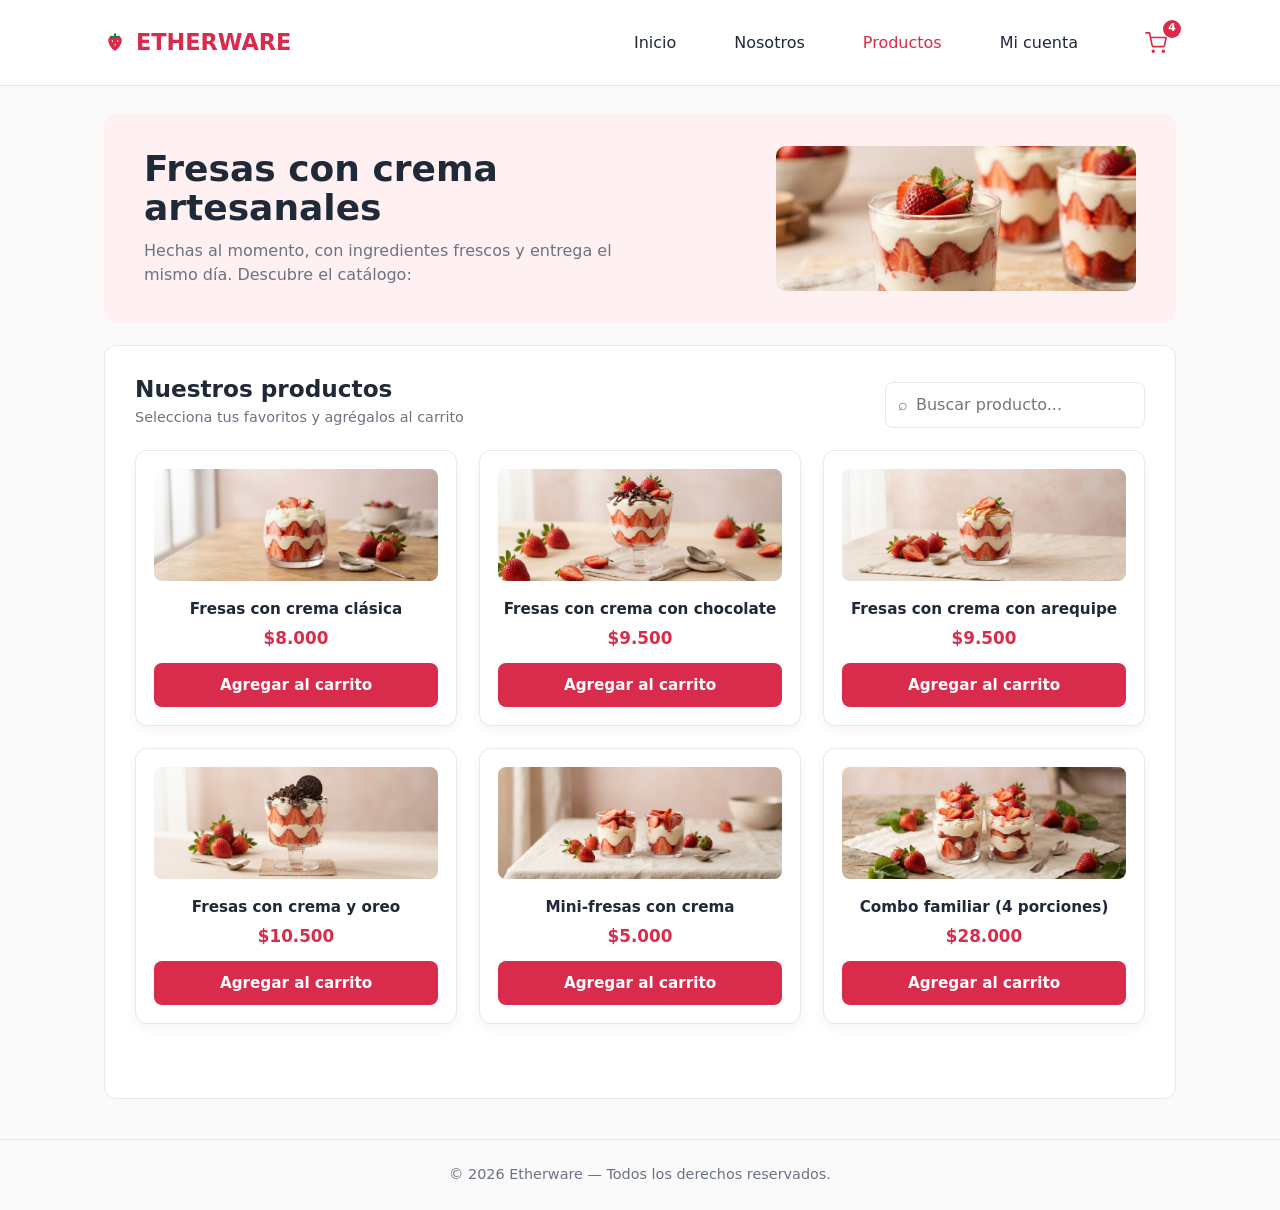
<file: src/frontend/index.html>
<!DOCTYPE html>
<html lang="es">
<head>
    <meta charset="UTF-8">
    <meta name="viewport" content="width=device-width, initial-scale=1.0">
    <title>Etherware — Catálogo</title>
    <link rel="stylesheet" href="css/styles.css">
</head>
<body>

    <header class="public-header">
        <div class="container navbar-content">
            <a href="index.html" class="brand">
                <img class="brand-mark" src="assets/img/etherware-marca-fresa.svg" alt="" aria-hidden="true">
                ETHERWARE
            </a>
            <nav class="public-nav" aria-label="Navegación principal">
                <a href="#inicio">Inicio</a>
                <a href="#nosotros">Nosotros</a>
                <a href="#productos" class="active">Productos</a>
                <a href="pages/login.html">Mi cuenta</a>
                <a class="header-cart" href="pages/carrito.html" aria-label="Abrir carrito">
                    <img src="assets/img/carrito.svg" alt="" aria-hidden="true" width="22" height="22">
                    <span id="cart-count" hidden>0</span>
                </a>
            </nav>
        </div>
    </header>

    <main class="container" id="inicio">
        <section class="hero-banner" id="nosotros">
            <div class="hero-copy">
                <h1>Fresas con crema artesanales</h1>
                <p>Hechas al momento, con ingredientes frescos y entrega el mismo día. Descubre el catálogo:</p>
            </div>
            <img class="hero-image" src="assets/img/login-fresas-crema.png" alt="Fresas con crema artesanales">
        </section>
        <section class="catalog-section" id="productos">
            <div class="catalog-heading">
                <div><h2>Nuestros productos</h2><p class="text-muted">Selecciona tus favoritos y agrégalos al carrito</p></div>
                <label class="search-box"><span aria-hidden="true">⌕</span><input type="search" placeholder="Buscar producto..."></label>
            </div>
            <div class="catalog-grid">
                <article class="card product-card">
                    <img src="assets/img/fresas-crema-clasica.png" alt="Fresas con crema clásica">
                    <h3>Fresas con crema clásica</h3>
                    <p class="price">$8.000</p>
                    <button class="btn btn-primary" type="button" data-id="1">Agregar al carrito</button>
                </article>
                <article class="card product-card">
                    <img src="assets/img/fresas-crema-chocolate.png" alt="Fresas con crema con chocolate">
                    <h3>Fresas con crema con chocolate</h3>
                    <p class="price">$9.500</p>
                    <button class="btn btn-primary" type="button" data-id="2">Agregar al carrito</button>
                </article>
                <article class="card product-card">
                    <img src="assets/img/fresas-crema-arequipe.png" alt="Fresas con crema con arequipe">
                    <h3>Fresas con crema con arequipe</h3>
                    <p class="price">$9.500</p>
                    <button class="btn btn-primary" type="button" data-id="3">Agregar al carrito</button>
                </article>
                <article class="card product-card">
                    <img src="assets/img/fresas-crema-oreo.png" alt="Fresas con crema y oreo">
                    <h3>Fresas con crema y oreo</h3>
                    <p class="price">$10.500</p>
                    <button class="btn btn-primary" type="button" data-id="4">Agregar al carrito</button>
                </article>
                <article class="card product-card">
                    <img src="assets/img/mini-fresas-crema.png" alt="Mini-fresas con crema">
                    <h3>Mini-fresas con crema</h3>
                    <p class="price">$5.000</p>
                    <button class="btn btn-primary" type="button" data-id="5">Agregar al carrito</button>
                </article>
                <article class="card product-card">
                    <img src="assets/img/combo-familiar-fresas.png" alt="Combo familiar de cuatro porciones">
                    <h3>Combo familiar (4 porciones)</h3>
                    <p class="price">$28.000</p>
                    <button class="btn btn-primary" type="button" data-id="6">Agregar al carrito</button>
                </article>
            </div>
        </section>
    </main>

    <footer class="footer">
        <div class="container">
            <p>© 2026 Etherware — Todos los derechos reservados.</p>
        </div>
    </footer>

    <script src="js/app.js"></script>
    <script src="js/carrito.js"></script>
</body>
</html>
</file>
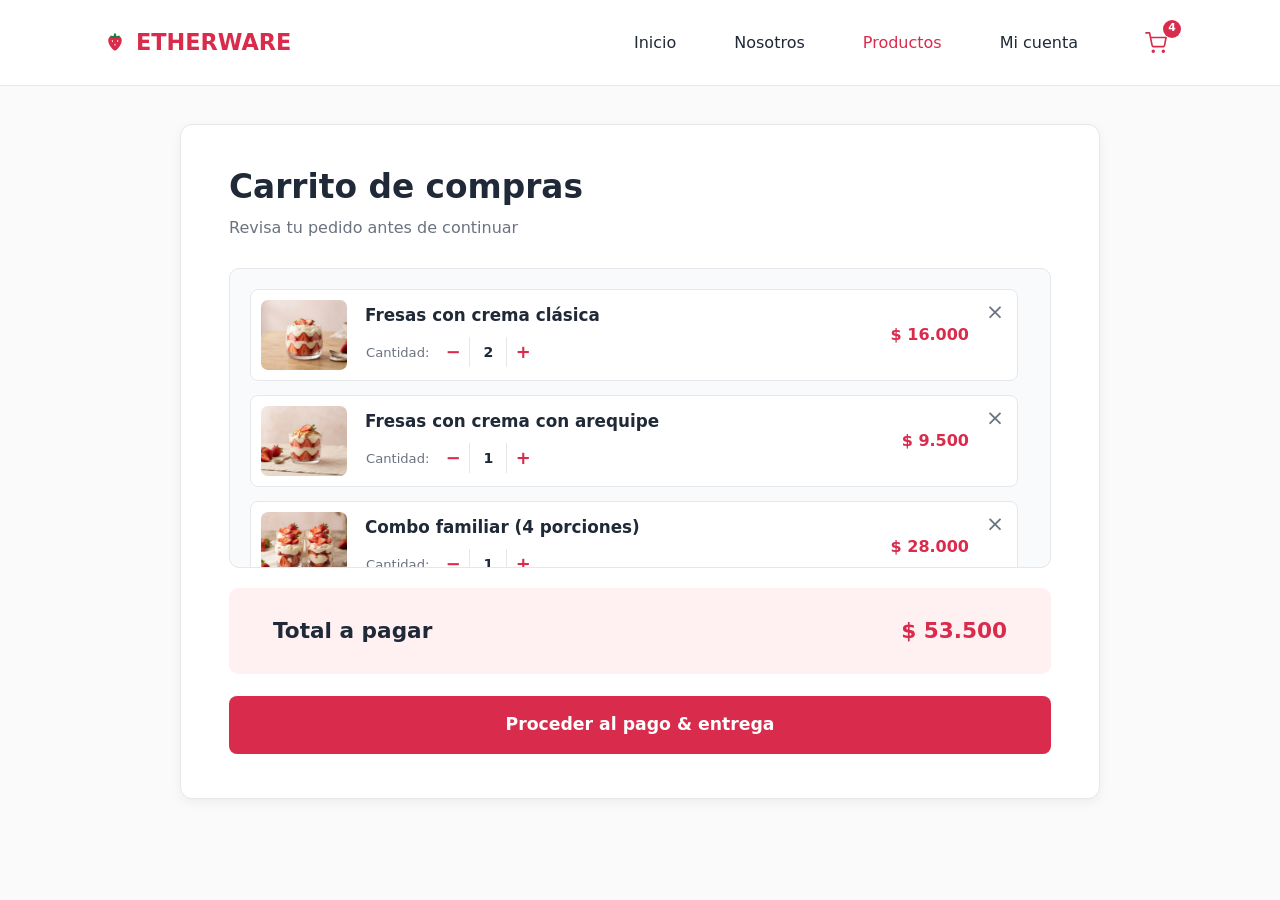
<file: src/frontend/pages/carrito.html>
<!DOCTYPE html>
<html lang="es">
<head>
    <meta charset="UTF-8">
    <meta name="viewport" content="width=device-width, initial-scale=1.0">
    <title>Etherware — Carrito</title>
    <link rel="stylesheet" href="../css/styles.css">
</head>
<body>
<header class="public-header">
    <div class="container navbar-content">
        <a href="../index.html" class="brand"><img class="brand-mark" src="../assets/img/etherware-marca-fresa.svg" alt="" aria-hidden="true">ETHERWARE</a>
        <nav class="public-nav" aria-label="Navegación principal">
            <a href="../index.html#inicio">Inicio</a><a href="../index.html#nosotros">Nosotros</a><a href="../index.html#productos" class="active">Productos</a><a href="login.html">Mi cuenta</a>
            <a class="header-cart" href="carrito.html" aria-label="Abrir carrito"><img src="../assets/img/carrito.svg" alt="" aria-hidden="true" width="22" height="22"><span id="cart-count" hidden>0</span></a>
        </nav>
    </div>
</header>
<main class="shop-page">
    <section class="card page-panel">
        <h1>Carrito de compras</h1>
        <p class="panel-subtitle">Revisa tu pedido antes de continuar</p>
        <div class="cart-list">
            <article class="cart-item">
                <img src="../assets/img/fresas-crema-clasica.png" alt="Fresas con crema clásica">
                <div class="cart-item-info">
                    <h3>Fresas con crema clásica</h3>
                    <div class="quantity-control" aria-label="Cantidad de Fresas con crema clásica">
                        <span class="quantity-label">Cantidad:</span>
                        <button type="button" aria-label="Disminuir cantidad">−</button>
                        <span>2</span>
                        <button type="button" aria-label="Aumentar cantidad">+</button>
                    </div>
                </div>
                <strong>$ 16.000</strong>
                <button class="remove-item" type="button" aria-label="Eliminar Fresas con crema clásica">×</button>
            </article>
            <article class="cart-item">
                <img src="../assets/img/fresas-crema-arequipe.png" alt="Fresas con crema con arequipe">
                <div class="cart-item-info">
                    <h3>Fresas con crema con arequipe</h3>
                    <div class="quantity-control" aria-label="Cantidad de Fresas con crema con arequipe">
                        <span class="quantity-label">Cantidad:</span>
                        <button type="button" aria-label="Disminuir cantidad">−</button>
                        <span>1</span>
                        <button type="button" aria-label="Aumentar cantidad">+</button>
                    </div>
                </div>
                <strong>$ 9.500</strong>
                <button class="remove-item" type="button" aria-label="Eliminar Fresas con crema con arequipe">×</button>
            </article>
            <article class="cart-item">
                <img src="../assets/img/combo-familiar-fresas.png" alt="Combo familiar">
                <div class="cart-item-info">
                    <h3>Combo familiar (4 porciones)</h3>
                    <div class="quantity-control" aria-label="Cantidad de Combo familiar">
                        <span class="quantity-label">Cantidad:</span>
                        <button type="button" aria-label="Disminuir cantidad">−</button>
                        <span>1</span>
                        <button type="button" aria-label="Aumentar cantidad">+</button>
                    </div>
                </div>
                <strong>$ 28.000</strong>
                <button class="remove-item" type="button" aria-label="Eliminar Combo familiar">×</button>
            </article>
        </div>
        <div class="cart-total"><span>Total a pagar</span><strong>$ 53.500</strong></div>
        <div class="cart-actions"><a class="btn btn-primary" href="checkout.html">Proceder al pago &amp; entrega</a></div>
    </section>
</main>
<script src="../js/app.js"></script>
<script src="../js/carrito.js"></script>
</body>
</html>
</file>
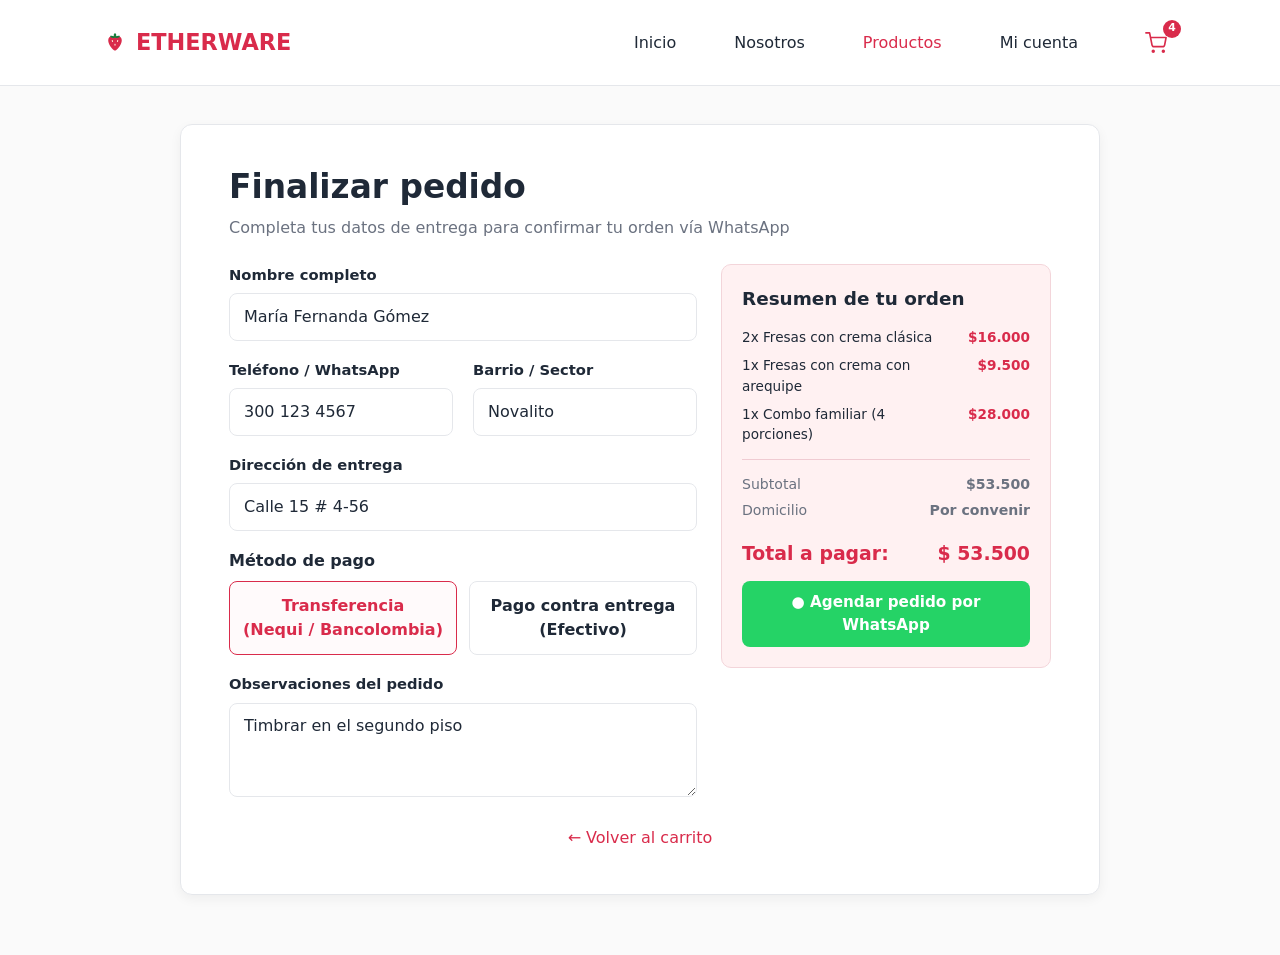
<file: src/frontend/pages/checkout.html>
<!DOCTYPE html>
<html lang="es">
<head>
    <meta charset="UTF-8">
    <meta name="viewport" content="width=device-width, initial-scale=1.0">
    <title>Etherware — Finalizar pedido</title>
    <link rel="stylesheet" href="../css/styles.css">
</head>
<body>
<header class="public-header">
    <div class="container navbar-content">
        <a href="../index.html" class="brand"><img class="brand-mark" src="../assets/img/etherware-marca-fresa.svg" alt="" aria-hidden="true">ETHERWARE</a>
        <nav class="public-nav" aria-label="Navegación principal">
            <a href="../index.html#inicio">Inicio</a><a href="../index.html#nosotros">Nosotros</a><a href="../index.html#productos" class="active">Productos</a><a href="login.html">Mi cuenta</a>
            <a class="header-cart" href="carrito.html" aria-label="Abrir carrito"><img src="../assets/img/carrito.svg" alt="" aria-hidden="true" width="22" height="22"><span id="cart-count" hidden>0</span></a>
        </nav>
    </div>
</header>
<main class="shop-page">
    <section class="card page-panel">
        <h1>Finalizar pedido</h1>
        <p class="panel-subtitle">Completa tus datos de entrega para confirmar tu orden vía WhatsApp</p>
        <div class="checkout-grid">
            <form class="checkout-form" id="checkout-form">
                <div class="field full"><label for="name">Nombre completo</label><input id="name" name="name" value="María Fernanda Gómez" required></div>
                <div class="field"><label for="phone">Teléfono / WhatsApp</label><input id="phone" name="phone" value="300 123 4567" required></div>
                <div class="field"><label for="sector">Barrio / Sector</label><input id="sector" name="sector" value="Novalito" required></div>
                <div class="field full"><label for="address">Dirección de entrega</label><input id="address" name="address" value="Calle 15 # 4-56" required></div>
                <fieldset class="payment-options" style="border:0">
                    <legend style="grid-column:1/-1;font-weight:700;margin-bottom:8px">Método de pago</legend>
                    <label><input type="radio" name="payment" value="Transferencia" checked required>Transferencia<br>(Nequi / Bancolombia)</label>
                    <label><input type="radio" name="payment" value="Pago contra entrega" required>Pago contra entrega<br>(Efectivo)</label>
                </fieldset>
                <div class="field full"><label for="notes">Observaciones del pedido</label><textarea id="notes" name="notes" rows="3">Timbrar en el segundo piso</textarea></div>
            </form>
            <aside class="order-summary">
                <h2>Resumen de tu orden</h2>
                <div class="summary-row"><span>2x Fresa con crema clásica</span><strong>$16.000</strong></div>
                <div class="summary-row"><span>1x Fresa con crema con arequipe</span><strong>$9.500</strong></div>
                <div class="summary-row"><span>1x Combo Familiar (4 porciones)</span><strong>$28.000</strong></div>
                <div class="summary-divider"></div>
                <div class="summary-meta"><span>Subtotal</span><strong>$53.500</strong></div>
                <div class="summary-meta"><span>Domicilio</span><strong>Por convenir</strong></div>
                <div class="summary-total"><span>Total a pagar:</span><span>$ 53.500</span></div>
                <button class="btn btn-whatsapp" type="submit" form="checkout-form">● Agendar pedido por WhatsApp</button>
            </aside>
        </div>
        <a class="back-link" href="carrito.html">← Volver al carrito</a>
    </section>
</main>
<script src="../js/app.js"></script>
<script src="../js/carrito.js"></script>
</body>
</html>
</file>
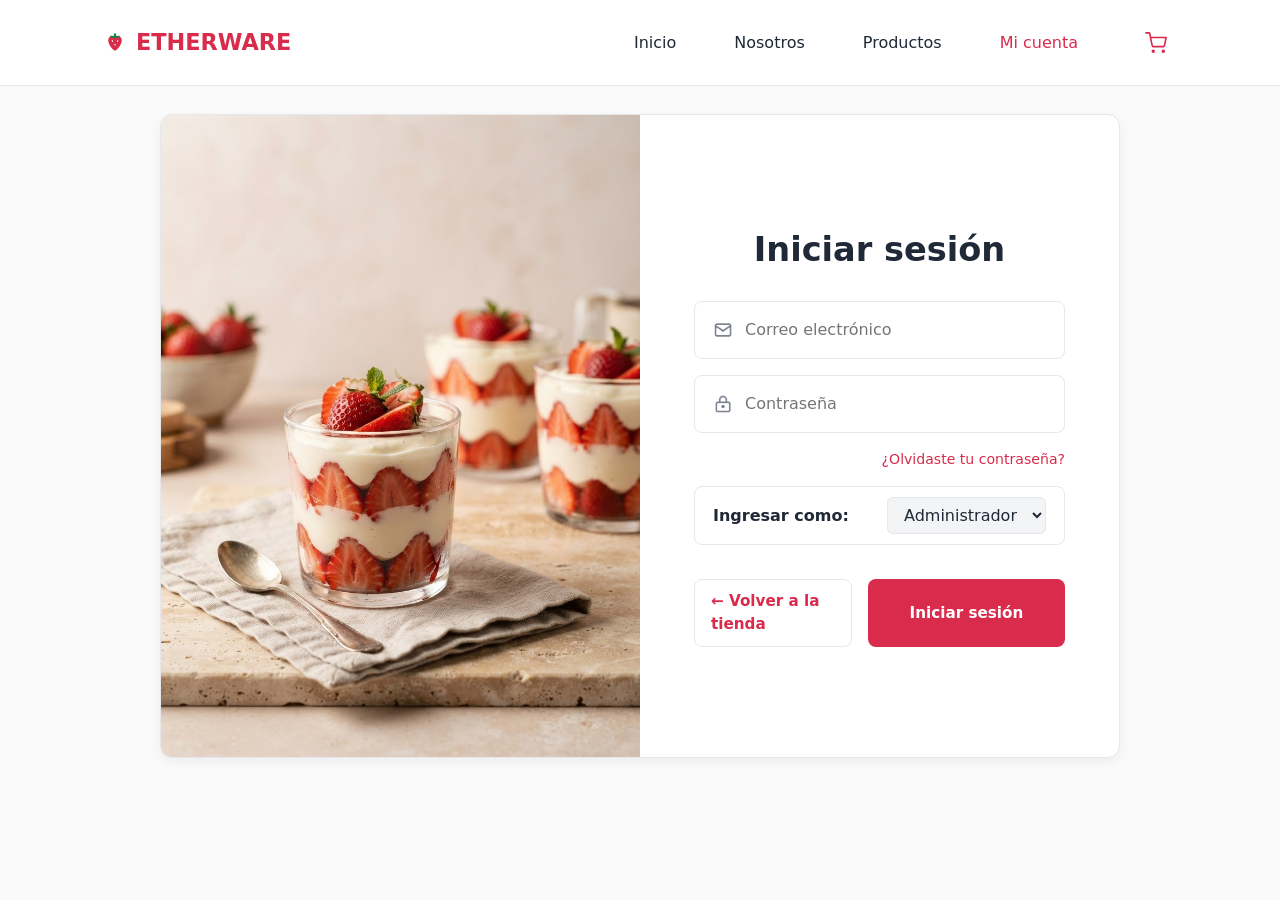
<file: src/frontend/pages/crm.html>
<!DOCTYPE html>
<html lang="es">
<head>
    <meta charset="UTF-8">
    <meta name="viewport" content="width=device-width, initial-scale=1.0">
    <title>Etherware — CRM</title>
    <link rel="stylesheet" href="../css/styles.css">
</head>
<body class="admin-layout">
<aside class="sidebar">
    <div class="sidebar-header">
        <a href="dashboard.html" class="brand">
            <img class="brand-mark" src="../assets/img/etherware-marca-fresa.svg" alt="" aria-hidden="true">
            ETHERWARE
        </a>
    </div>
    <nav class="sidebar-nav" aria-label="Panel administrativo">
        <a href="dashboard.html"><img src="../assets/img/dashboard.png" alt="" aria-hidden="true" width="20" height="20"><span>Dashboard</span></a>
        <a href="inventario.html"><img src="../assets/img/inventario.png" alt="" aria-hidden="true" width="20" height="20"><span>Inventario</span></a>
        <a href="pedidos.html"><img src="../assets/img/pedidos.png" alt="" aria-hidden="true" width="20" height="20"><span>Pedidos &amp;<br>Entregas</span></a>
        <a class="active" href="crm.html"><img src="../assets/img/clientes-activo.png" alt="" aria-hidden="true" width="20" height="20"><span>CRM / Leads</span></a>
        <a class="logout-link" href="../index.html"><img src="../assets/img/cerrar-sesion.png" alt="" aria-hidden="true" width="20" height="20"><span>Cerrar sesión</span></a>
    </nav>
</aside>
<main class="admin-main">
    <header class="admin-topbar">
        <strong>Panel de Administración</strong>
        <div class="topbar-user">
            <span>Hola, Administrador</span>
            <img class="profile-icon" src="../assets/img/usuario.svg" alt="Perfil de Administrador">
        </div>
    </header>
    <div class="admin-content">
        <h1>Módulo CRM y Prospectos</h1>
        <p class="admin-lead">Gestión de clientes potenciales y seguimiento comercial</p>
        <div class="admin-toolbar">
            <label class="toolbar-search">⌕ <input type="search" placeholder="Buscar cliente o teléfono..."></label>
            <div class="filter-block">
                <strong>Filtrar por:</strong>
                <div class="filter-options"><button type="button">Todos</button><button type="button">Nuevos leads</button></div>
            </div>
            <div class="toolbar-actions">
                <button class="btn btn-primary" type="button">+ Nuevo Prospecto</button>
                <button class="btn" id="whatsapp-campaign" type="button" style="background:#25D366;color:#fff">Campaña WhatsApp</button>
            </div>
        </div>
        <section class="card table-card">
            <table class="data-table">
                <thead><tr><th>Cliente</th><th>WhatsApp</th><th>Última compra</th><th>Segmento</th><th>Acciones</th></tr></thead>
                <tbody>
                    <tr><td>María F. Gómez</td><td>300 123 4567</td><td>Hoy - $53.500</td><td><span class="badge badge-pink">Frecuente</span></td><td><button class="whatsapp-contact" type="button">Enviar msg</button></td></tr>
                    <tr><td>Carlos Pérez</td><td>310 456 7890</td><td>Hoy - $16.000</td><td><span class="badge badge-pink">Frecuente</span></td><td><button class="whatsapp-contact" type="button">Enviar msg</button></td></tr>
                    <tr><td>Stiven García</td><td>320 987 6543</td><td>Hoy - $18.000</td><td><span class="badge badge-warn">Nuevo</span></td><td><button class="whatsapp-contact" type="button">Enviar msg</button></td></tr>
                    <tr><td>Kevin Alzate</td><td>301 555 0192</td><td>Hoy - $53.500</td><td><span class="badge badge-pink">Frecuente</span></td><td><button class="whatsapp-contact" type="button">Enviar msg</button></td></tr>
                    <tr><td>Sara Gonzales</td><td>315 222 3344</td><td>Hoy - $16.000</td><td><span class="badge badge-warn">Nuevo</span></td><td><button class="whatsapp-contact" type="button">Enviar msg</button></td></tr>
                    <tr><td>Andrés Rojas</td><td>304 591 3468</td><td>Ayer - $28.000</td><td><span class="badge badge-warn">Nuevo</span></td><td><button class="whatsapp-contact" type="button">Enviar msg</button></td></tr>
                </tbody>
            </table>
        </section>
    </div>
</main>
<dialog class="admin-dialog" id="crm-dialog">
    <form method="dialog" id="crm-form">
        <h2>Nuevo prospecto</h2>
        <label>Cliente<input name="cliente" required></label>
        <label>WhatsApp<input name="whatsapp" required></label>
        <label>Segmento
            <select name="segmento">
                <option>Nuevo</option>
                <option>Frecuente</option>
            </select>
        </label>
        <div class="dialog-actions">
            <button class="btn btn-secondary" type="button" data-close-dialog>Cancelar</button>
            <button class="btn btn-primary" type="submit">Agregar</button>
        </div>
    </form>
</dialog>
<script src="../js/admin.js"></script>
<script src="../js/app.js"></script>
</body>
</html>
</file>
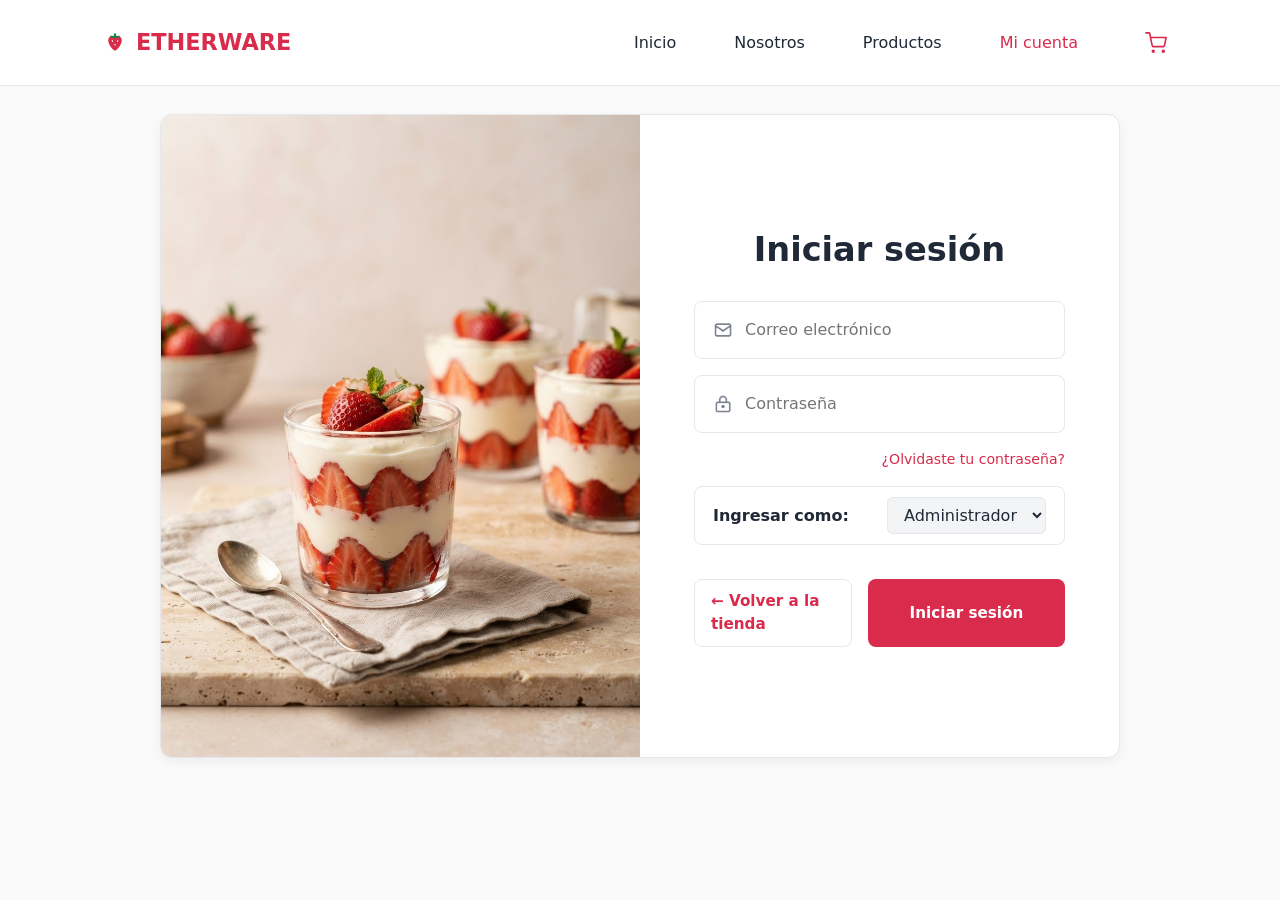
<file: src/frontend/pages/dashboard.html>
<!DOCTYPE html>
<html lang="es">
<head>
    <meta charset="UTF-8">
    <meta name="viewport" content="width=device-width, initial-scale=1.0">
    <title>Etherware ERP — Dashboard</title>
    <link rel="stylesheet" href="../css/styles.css">
</head>
<body class="admin-layout">
<aside class="sidebar">
    <div class="sidebar-header"><a href="dashboard.html" class="brand"><img class="brand-mark" src="../assets/img/etherware-marca-fresa.svg" alt="" aria-hidden="true">ETHERWARE</a></div>
    <nav class="sidebar-nav" aria-label="Panel administrativo">
        <a class="active" href="dashboard.html"><img src="../assets/img/dashboard-activo.png" alt="" aria-hidden="true" width="20" height="20"><span>Dashboard</span></a>
        <a href="inventario.html"><img src="../assets/img/inventario.png" alt="" aria-hidden="true" width="20" height="20"><span>Inventario</span></a>
        <a href="pedidos.html"><img src="../assets/img/pedidos.png" alt="" aria-hidden="true" width="20" height="20"><span>Pedidos &amp;<br>Entregas</span></a>
        <a href="crm.html"><img src="../assets/img/clientes.png" alt="" aria-hidden="true" width="20" height="20"><span>CRM / Leads</span></a>
        <a class="logout-link" href="../index.html"><img src="../assets/img/cerrar-sesion.png" alt="" aria-hidden="true" width="20" height="20"><span>Cerrar sesión</span></a>
    </nav>
</aside>
<main class="admin-main">
    <header class="admin-topbar"><strong>Panel de Administración</strong><div class="topbar-user"><span>Hola, Administrador</span><img class="profile-icon" src="../assets/img/usuario.svg" alt="Perfil de Administrador"></div></header>
    <div class="admin-content">
        <h1>Dashboard Estadístico</h1>
        <p class="admin-lead">Monitoreo en tiempo real de inventario, ventas y entregas</p>
        <section class="kpi-grid" aria-label="Indicadores principales">
            <article class="card kpi-card"><span>Ventas de hoy</span><strong>185.000 / 4 pedidos</strong></article>
            <article class="card kpi-card"><span>Pedidos pendientes</span><strong>12 órdenes</strong></article>
            <article class="card kpi-card"><span>Rutas activas</span><strong>3 en campo</strong></article>
            <article class="card kpi-card"><span>Alertas de stock</span><strong>2 productos con escasez</strong></article>
        </section>
        <section class="dashboard-grid">
            <article class="card data-card">
                <h2>Pedidos recientes</h2>
                <table class="data-table"><thead><tr><th>ID</th><th>Cliente</th><th>Total</th><th>Estado</th></tr></thead><tbody>
                    <tr><td>#1024</td><td>María F. Gómez</td><td>$53.500</td><td><span class="badge badge-warn">En ruta</span></td></tr>
                    <tr><td>#1023</td><td>Carlos Pérez</td><td>$16.000</td><td><span class="badge badge-warn">Pendiente</span></td></tr>
                    <tr><td>#1022</td><td>Stiven García</td><td>$18.000</td><td><span class="badge badge-warn">Pendiente</span></td></tr>
                    <tr><td>#1021</td><td>Kevin Alzate</td><td>$53.500</td><td><span class="badge badge-warn">En ruta</span></td></tr>
                    <tr><td>#1020</td><td>Sara Gonzales</td><td>$16.000</td><td><span class="badge badge-warn">En ruta</span></td></tr>
                </tbody></table>
            </article>
            <aside class="card data-card alerts-card">
                <h2>Alertas &amp; Logística</h2>
                <h3>Insumos con bajo stock</h3>
                <p>Fresas con crema clásica - 2 un.</p><p>Fresas con crema con oreo - 5 un.</p>
                <div class="active-list"><h3>Repartidores activos</h3><p>Juan Díaz (En ruta) - 3 entregas</p><p style="color:var(--color-text-muted)">Luis Torres (Inactivo)</p></div>
            </aside>
        </section>
    </div>
</main>
<script src="../js/admin.js"></script>
<script src="../js/app.js"></script>
</body>
</html>
</file>
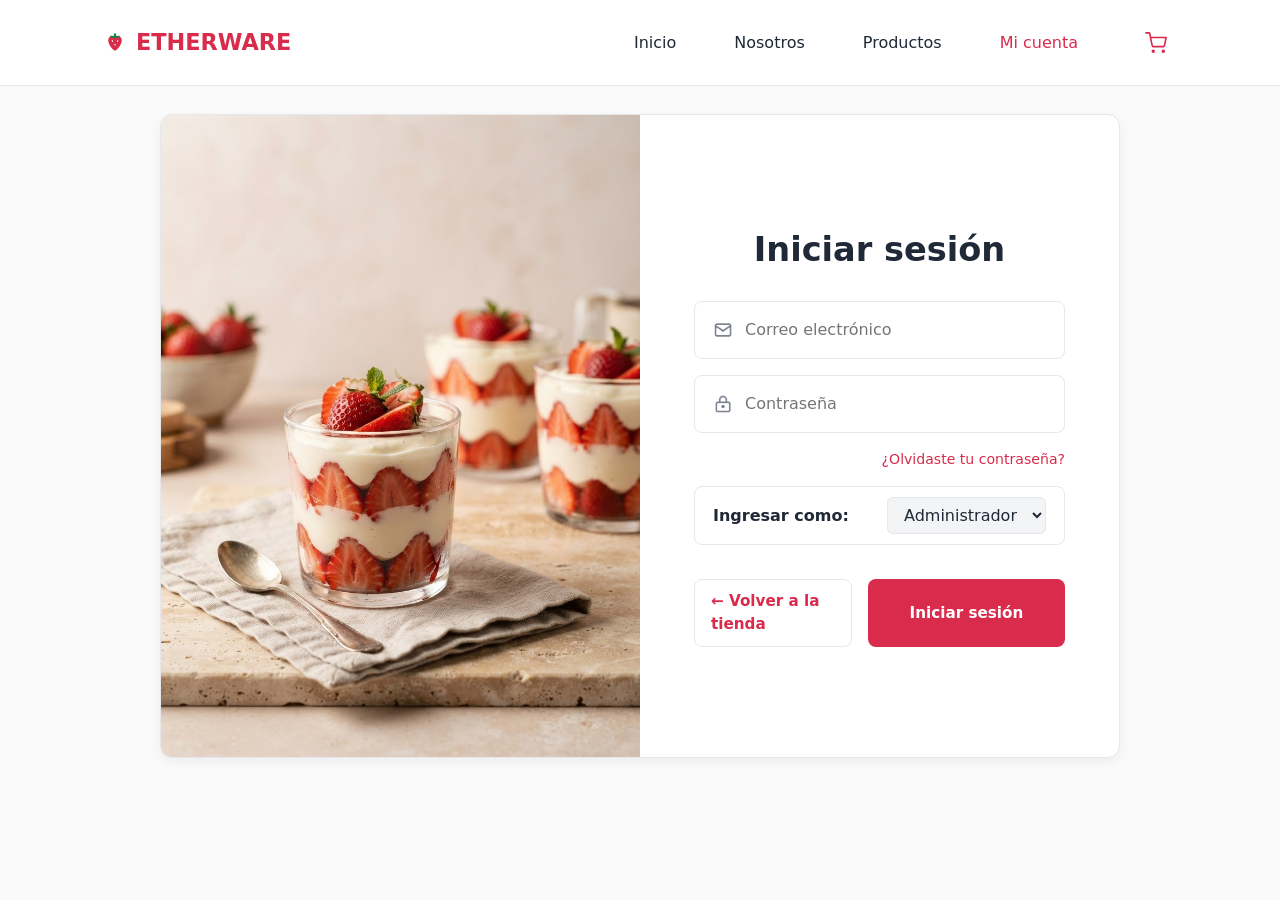
<file: src/frontend/pages/inventario.html>
<!DOCTYPE html>
<html lang="es">
<head>
    <meta charset="UTF-8">
    <meta name="viewport" content="width=device-width, initial-scale=1.0">
    <title>Etherware — Inventario</title>
    <link rel="stylesheet" href="../css/styles.css">
</head>
<body class="admin-layout">
<aside class="sidebar">
    <div class="sidebar-header">
        <a href="dashboard.html" class="brand">
            <img class="brand-mark" src="../assets/img/etherware-marca-fresa.svg" alt="" aria-hidden="true">
            ETHERWARE
        </a>
    </div>
    <nav class="sidebar-nav" aria-label="Panel administrativo">
        <a href="dashboard.html"><img src="../assets/img/dashboard.png" alt="" aria-hidden="true" width="20" height="20"><span>Dashboard</span></a>
        <a class="active" href="inventario.html"><img src="../assets/img/inventario-activo.png" alt="" aria-hidden="true" width="20" height="20"><span>Inventario</span></a>
        <a href="pedidos.html"><img src="../assets/img/pedidos.png" alt="" aria-hidden="true" width="20" height="20"><span>Pedidos &amp;<br>Entregas</span></a>
        <a href="crm.html"><img src="../assets/img/clientes.png" alt="" aria-hidden="true" width="20" height="20"><span>CRM / Leads</span></a>
        <a class="logout-link" href="../index.html"><img src="../assets/img/cerrar-sesion.png" alt="" aria-hidden="true" width="20" height="20"><span>Cerrar sesión</span></a>
    </nav>
</aside>
<main class="admin-main">
    <header class="admin-topbar">
        <strong>Panel de Administración</strong>
        <div class="topbar-user">
            <span>Hola, Administrador</span>
            <img class="profile-icon" src="../assets/img/usuario.svg" alt="Perfil de Administrador">
        </div>
    </header>
    <div class="admin-content">
        <h1>Gestión de Inventario</h1>
        <p class="admin-lead">Control de existencias, entradas y salidas de insumos</p>
        <div class="admin-toolbar">
            <label class="toolbar-search">⌕ <input type="search" placeholder="Buscar producto o código..."></label>
            <div class="filter-block">
                <strong>Filtrar por:</strong>
                <div class="filter-options"><button type="button">Todos</button><button type="button">Stock bajo</button></div>
            </div>
            <div class="toolbar-actions">
                <button class="btn btn-primary" type="button">+ Registrar movimiento</button>
                <button class="btn btn-secondary" type="button">Exportar PDF</button>
            </div>
        </div>
        <section class="card table-card">
            <table class="data-table">
                <thead>
                    <tr><th>Código</th><th>Producto / Insumo</th><th>Categoría</th><th>Stock</th><th>Estado</th><th>Acciones</th></tr>
                </thead>
                <tbody>
                    <tr><td>#001</td><td>Fresas con crema clásica</td><td>Insumos</td><td>2 un.</td><td><span class="badge badge-danger">Bajo</span></td><td><button class="edit-action" type="button" aria-label="Editar Fresas con crema clásica">✎</button></td></tr>
                    <tr><td>#002</td><td>Fresas con crema con oreo</td><td>Insumos</td><td>5 un.</td><td><span class="badge badge-danger">Bajo</span></td><td><button class="edit-action" type="button" aria-label="Editar Fresas con crema con oreo">✎</button></td></tr>
                    <tr><td>#003</td><td>Fresas con crema y chocolate</td><td>Insumos</td><td>42 un.</td><td><span class="badge badge-ok">Óptimo</span></td><td><button class="edit-action" type="button" aria-label="Editar Fresas con crema y chocolate">✎</button></td></tr>
                    <tr><td>#004</td><td>Combo familiar (4 porciones)</td><td>Insumos</td><td>15 un.</td><td><span class="badge badge-ok">Óptimo</span></td><td><button class="edit-action" type="button" aria-label="Editar Combo familiar">✎</button></td></tr>
                    <tr><td>#005</td><td>Mini-fresas con crema (vasito)</td><td>Insumos</td><td>30 un.</td><td><span class="badge badge-ok">Óptimo</span></td><td><button class="edit-action" type="button" aria-label="Editar Mini-fresas con crema">✎</button></td></tr>
                    <tr><td>#006</td><td>Envases de plástico 16oz</td><td>Empaque</td><td>120 un.</td><td><span class="badge badge-ok">Óptimo</span></td><td><button class="edit-action" type="button" aria-label="Editar Envases de plástico">✎</button></td></tr>
                    <tr><td>#007</td><td>Fresas</td><td>Materia prima</td><td>12 kg</td><td><span class="badge badge-ok">Óptimo</span></td><td><button class="edit-action" type="button" aria-label="Editar Fresas">✎</button></td></tr>
                    <tr><td>#008</td><td>Topping</td><td>Materia prima</td><td>6 paquetes</td><td><span class="badge badge-ok">Óptimo</span></td><td><button class="edit-action" type="button" aria-label="Editar Topping">✎</button></td></tr>
                </tbody>
            </table>
        </section>
    </div>
</main>
<dialog class="admin-dialog" id="inventory-dialog">
    <form method="dialog" id="inventory-form">
        <h2>Registrar movimiento</h2>
        <label>Código<input name="codigo" required></label>
        <label>Producto / insumo<input name="producto" required></label>
        <label>Categoría<input name="categoria" required></label>
        <label>Stock<input name="stock" required></label>
        <div class="dialog-actions">
            <button class="btn btn-secondary" type="button" data-close-dialog>Cancelar</button>
            <button class="btn btn-primary" type="submit">Registrar</button>
        </div>
    </form>
</dialog>
<script src="../js/admin.js"></script>
<script src="../js/app.js"></script>
</body>
</html>
</file>
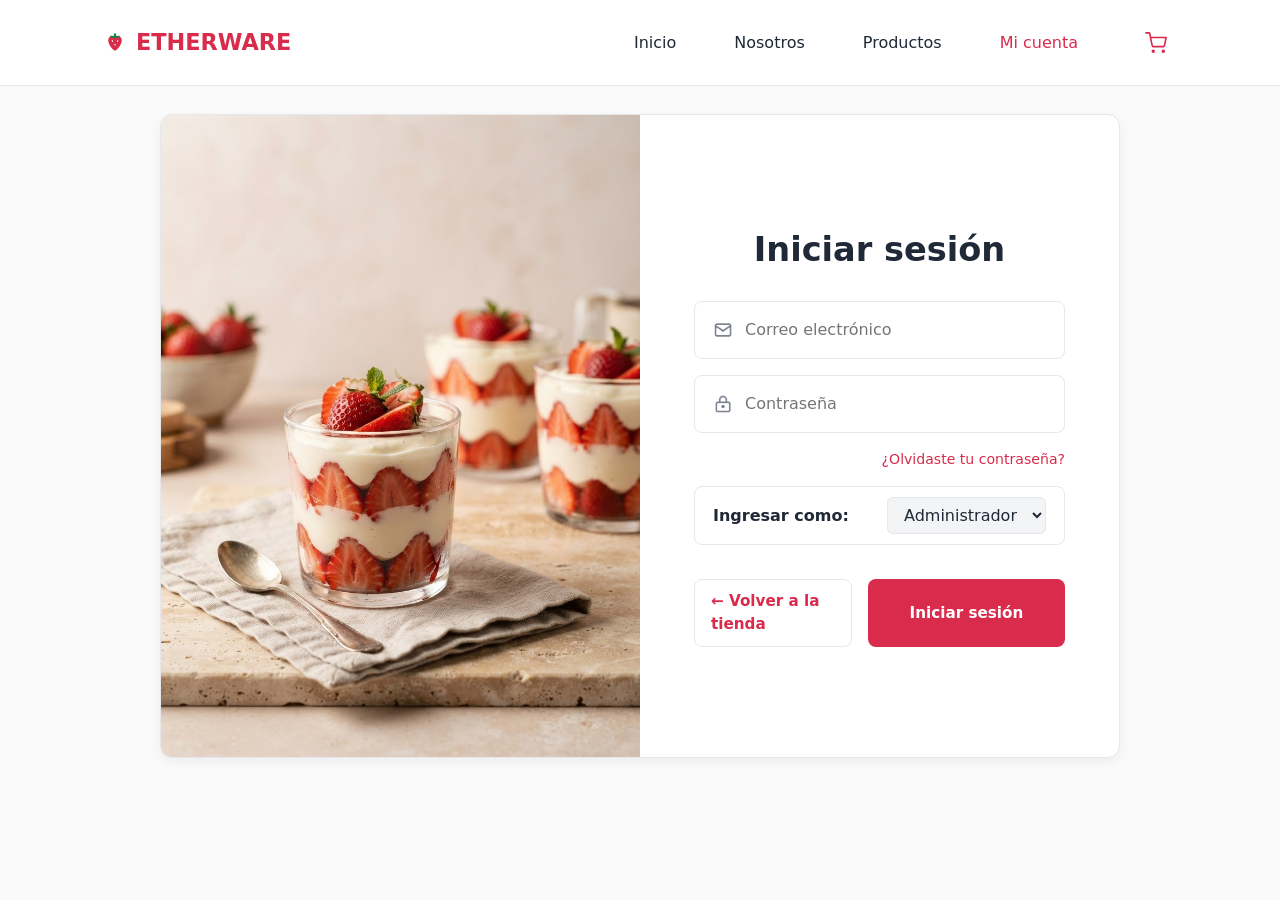
<file: src/frontend/pages/login.html>
<!DOCTYPE html>
<html lang="es">
<head>
    <meta charset="UTF-8">
    <meta name="viewport" content="width=device-width, initial-scale=1.0">
    <title>Etherware — Iniciar sesión</title>
    <link rel="stylesheet" href="../css/styles.css">
</head>
<body class="login-page">
<header class="public-header login-header">
    <div class="container navbar-content">
        <a href="../index.html" class="brand"><img class="brand-mark" src="../assets/img/etherware-marca-fresa.svg" alt="" aria-hidden="true">ETHERWARE</a>
        <nav class="public-nav" aria-label="Navegación principal">
            <a href="../index.html#inicio">Inicio</a><a href="../index.html#nosotros">Nosotros</a><a href="../index.html#productos">Productos</a><a href="login.html" class="active">Mi cuenta</a>
            <a class="header-cart" href="carrito.html" aria-label="Abrir carrito"><img src="../assets/img/carrito.svg" alt="" aria-hidden="true" width="22" height="22"></a>
        </nav>
    </div>
</header>
<main class="container">
    <section class="card login-card">
        <img class="login-image" src="../assets/img/login-fresas-crema.png" alt="Postre de fresas con crema">
        <div class="login-form-wrap">
            <h1>Iniciar sesión</h1>
            <form class="login-form">
                <label class="login-field"><img src="../assets/img/correo-login.png" alt="" aria-hidden="true" width="20" height="20"><input type="email" name="email" placeholder="Correo electrónico" aria-label="Correo electrónico" required></label>
                <label class="login-field"><img src="../assets/img/candado-login.png" alt="" aria-hidden="true" width="20" height="20"><input type="password" name="password" placeholder="Contraseña" aria-label="Contraseña" required></label>
                <a class="forgot" href="#">¿Olvidaste tu contraseña?</a>
                <label class="role-select" for="role"><b>Ingresar como:</b>
                    <select id="role" name="role">
                        <option value="administrador">Administrador</option>
                        <option value="repartidor">Domiciliario</option>
                    </select>
                </label>
                <div class="login-actions">
                    <a class="btn btn-secondary" href="../index.html">← Volver a la tienda</a>
                    <button class="btn btn-primary" type="submit">Iniciar sesión</button>
                </div>
            </form>
        </div>
    </section>
</main>
<script src="../js/app.js"></script>
</body>
</html>
</file>
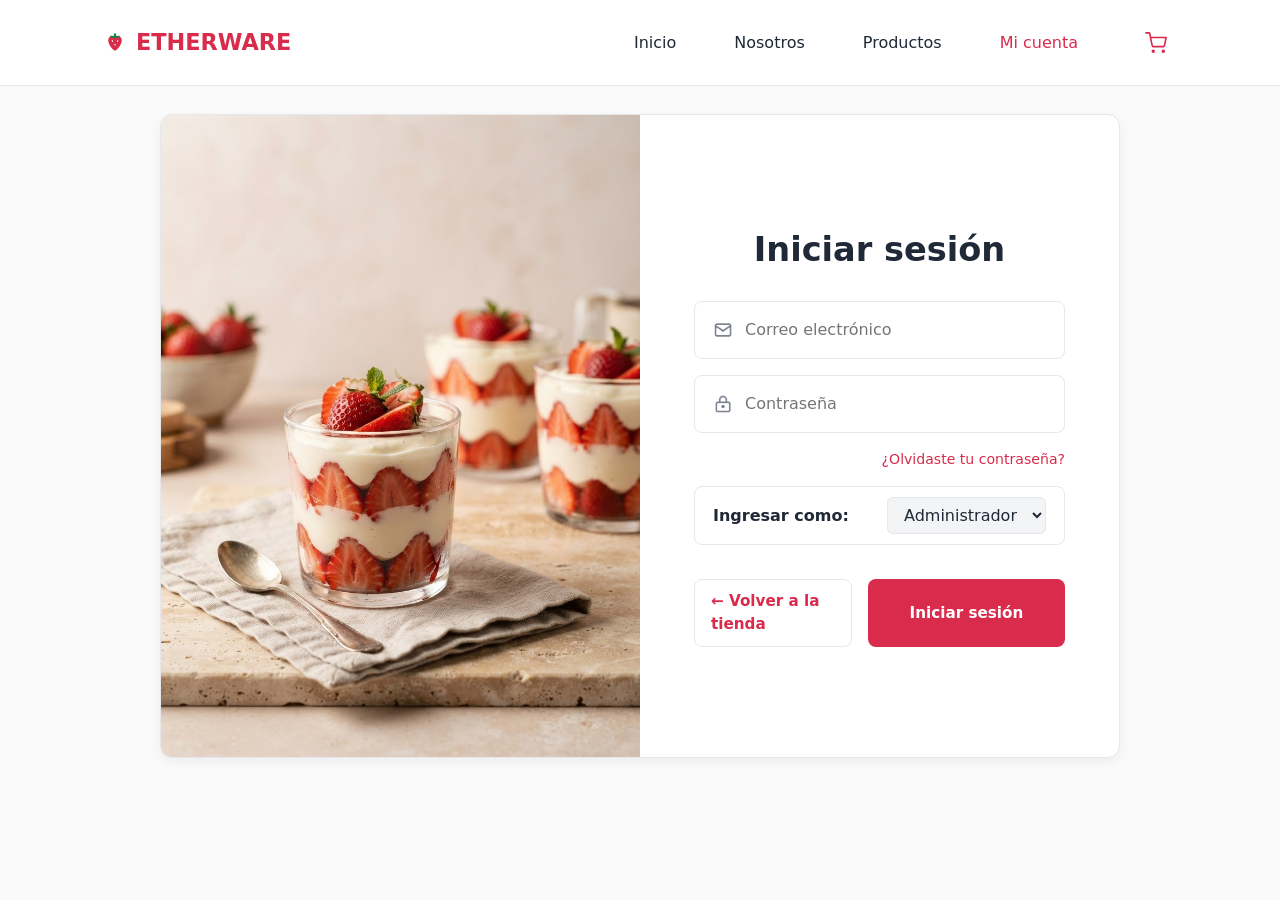
<file: src/frontend/pages/pedidos.html>
<!DOCTYPE html>
<html lang="es">
<head>
    <meta charset="UTF-8">
    <meta name="viewport" content="width=device-width, initial-scale=1.0">
    <title>Etherware — Pedidos</title>
    <link rel="stylesheet" href="../css/styles.css">
</head>
<body class="admin-layout">
<aside class="sidebar">
    <div class="sidebar-header">
        <a href="dashboard.html" class="brand">
            <img class="brand-mark" src="../assets/img/etherware-marca-fresa.svg" alt="" aria-hidden="true">
            ETHERWARE
        </a>
    </div>
    <nav class="sidebar-nav" aria-label="Panel administrativo">
        <a href="dashboard.html"><img src="../assets/img/dashboard.png" alt="" aria-hidden="true" width="20" height="20"><span>Dashboard</span></a>
        <a href="inventario.html"><img src="../assets/img/inventario.png" alt="" aria-hidden="true" width="20" height="20"><span>Inventario</span></a>
        <a class="active" href="pedidos.html"><img src="../assets/img/pedidos-activo.png" alt="" aria-hidden="true" width="20" height="20"><span>Pedidos &amp;<br>Entregas</span></a>
        <a href="crm.html"><img src="../assets/img/clientes.png" alt="" aria-hidden="true" width="20" height="20"><span>CRM / Leads</span></a>
        <a class="logout-link" href="../index.html"><img src="../assets/img/cerrar-sesion.png" alt="" aria-hidden="true" width="20" height="20"><span>Cerrar sesión</span></a>
    </nav>
</aside>
<main class="admin-main">
    <header class="admin-topbar">
        <strong>Panel de Administración</strong>
        <div class="topbar-user">
            <span>Hola, Administrador</span>
            <img class="profile-icon" src="../assets/img/usuario.svg" alt="Perfil de Administrador">
        </div>
    </header>
    <div class="admin-content">
        <h1>Pedidos &amp; Entregas</h1>
        <p class="admin-lead">Gestión de órdenes, validación de pagos y asignación de rutas</p>
        <div class="admin-toolbar">
            <label class="toolbar-search">⌕ <input type="search" placeholder="Buscar pedido o ID..."></label>
            <div class="filter-block">
                <strong>Filtrar por:</strong>
                <div class="filter-options">
                    <button type="button">Todos</button>
                    <button type="button">Pendientes</button>
                    <button type="button">En ruta</button>
                    <button type="button">Entregados</button>
                </div>
            </div>
            <div class="toolbar-actions">
                <button class="btn btn-primary" id="assign-route" type="button">+ Asignar ruta</button>
                <button class="btn btn-secondary" type="button">Exportar reporte</button>
            </div>
        </div>
        <section class="card table-card">
            <table class="data-table">
                <thead><tr><th>ID</th><th>Cliente</th><th>Total</th><th>Pago</th><th>Repartidor</th><th>Acciones</th></tr></thead>
                <tbody>
                    <tr><td>#1024</td><td>María F. Gómez</td><td>$53.500</td><td><span class="badge badge-ok">Nequi (Validado)</span></td><td><span class="badge badge-warn">En ruta</span></td><td><button class="invoice-action" type="button">Ver factura</button></td></tr>
                    <tr><td>#1023</td><td>Carlos Pérez</td><td>$16.000</td><td><span class="badge badge-warn">Pendiente</span></td><td><span class="badge badge-warn">Pendiente</span></td><td><button class="invoice-action" type="button">Ver factura</button></td></tr>
                    <tr><td>#1022</td><td>Stiven García</td><td>$18.000</td><td>Transferencia</td><td><span class="badge badge-warn">Pendiente</span></td><td><button class="invoice-action" type="button">Ver factura</button></td></tr>
                    <tr><td>#1021</td><td>Kevin Alzate</td><td>$53.500</td><td><span class="badge badge-ok">Nequi (Validado)</span></td><td><span class="badge badge-warn">Asignado</span></td><td><button class="invoice-action" type="button">Ver factura</button></td></tr>
                    <tr><td>#1020</td><td>Sara Gonzales</td><td>$16.000</td><td>Efectivo</td><td><span class="badge badge-warn">Pendiente</span></td><td><button class="invoice-action" type="button">Ver factura</button></td></tr>
                    <tr><td>#1019</td><td>Andrés Rojas</td><td>$28.000</td><td><span class="badge badge-ok">Nequi (Validado)</span></td><td><span class="badge badge-warn">Pendiente</span></td><td><button class="invoice-action" type="button">Ver factura</button></td></tr>
                    <tr><td>#1018</td><td>Sofía Tejada</td><td>$9.500</td><td>Efectivo</td><td><span class="badge badge-ok">Entregado</span></td><td><button class="invoice-action" type="button">Ver factura</button></td></tr>
                </tbody>
            </table>
        </section>
    </div>
</main>
<script src="../js/admin.js"></script>
<script src="../js/app.js"></script>
</body>
</html>
</file>
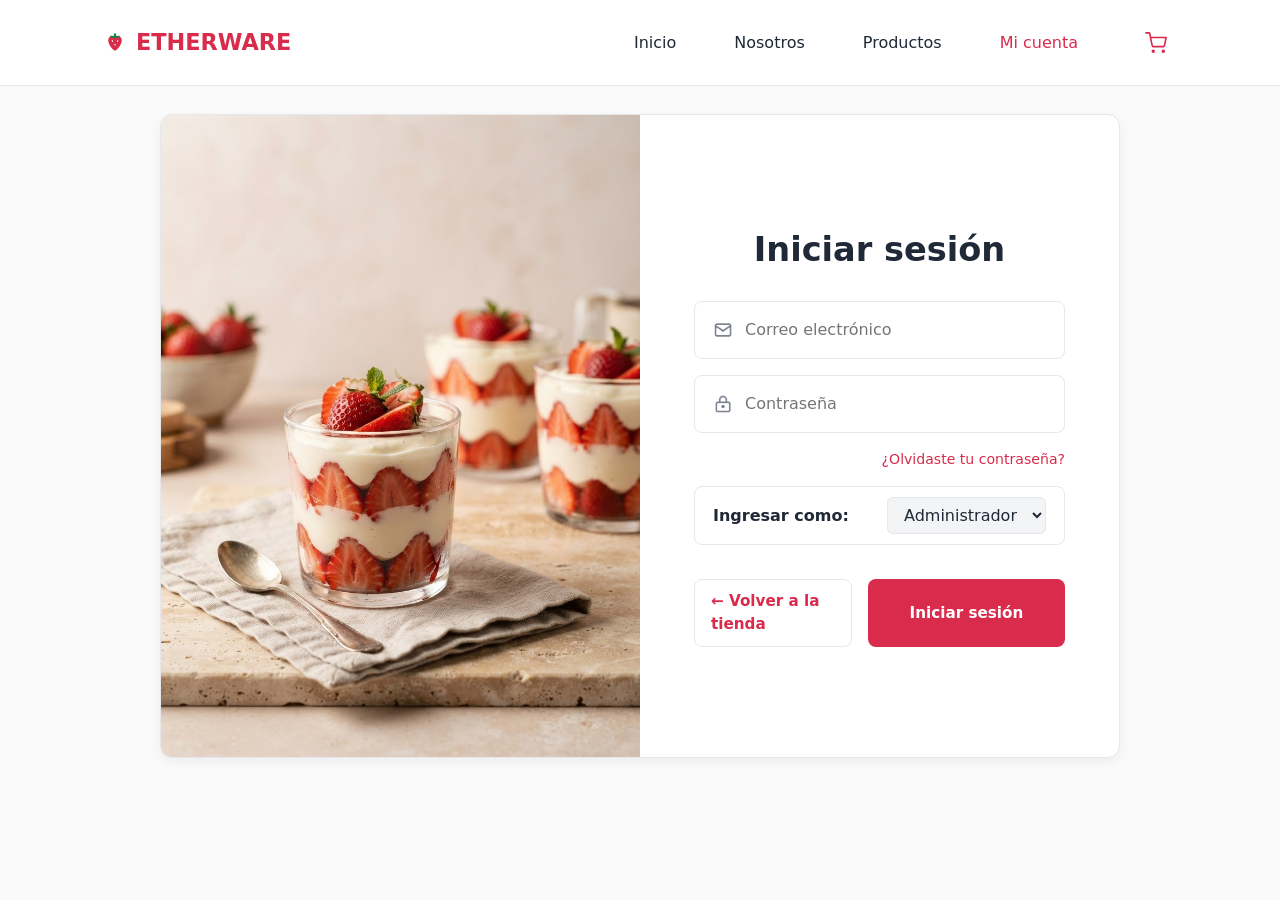
<file: src/frontend/pages/repartidor.html>
<!DOCTYPE html>
<html lang="es">
<head>
    <meta charset="UTF-8">
    <meta name="viewport" content="width=device-width, initial-scale=1.0">
    <title>Etherware — Entregas</title>
    <link rel="stylesheet" href="../css/styles.css">
</head>
<body>
<div class="courier-page">
    <header class="courier-header">
        <a href="../index.html" class="brand">
            <img class="brand-mark" src="../assets/img/etherware-marca-fresa.svg" alt="" aria-hidden="true">
            ETHERWARE
        </a>
        <div class="courier-header-profile">
            <span>Hola, Juan Díaz</span>
            <img class="profile-icon" src="../assets/img/usuario-movil.svg" alt="Perfil de Juan Díaz">
        </div>
    </header>
    <main class="courier-main">
        <h1>Entregas de hoy</h1>
        <span class="pending-pill">2 pendientes por entregar</span>
        <article class="delivery-card">
            <div class="delivery-card-header"><h2>Pedido #1024</h2><span class="badge badge-warn">En ruta</span></div>
            <p class="customer">María F. Gómez</p>
            <p class="address">Calle 15 #4-56 Novalito</p>
            <p class="payment">Monto: $53.500 (Pago: Nequi - Transferencia validada)</p>
            <button class="btn btn-secondary map-button" type="button">📍 Ver en mapa</button>
            <button class="btn btn-primary" type="button">✓ &nbsp; Confirmar entrega</button>
        </article>
        <article class="delivery-card pending">
            <div class="delivery-card-header"><h2>Pedido #1021</h2><span class="badge badge-warn">Pendiente</span></div>
            <p class="customer">Kevin Alzate</p>
            <p class="address">Calle 9 #12-30 Don Carmelo</p>
            <p class="payment">Monto: $53.500 (Pago: Efectivo contra entrega)</p>
            <button class="btn btn-secondary map-button" type="button">📍 Ver en mapa</button>
            <button class="btn btn-outline" type="button">↗ &nbsp; Iniciar ruta</button>
        </article>
    </main>
    <footer class="courier-footer"><a href="../index.html"><img src="../assets/img/cerrar-sesion-movil.png" alt="" aria-hidden="true" width="24" height="24"><span>Cerrar sesión</span></a></footer>
</div>
    <script src="../js/admin.js"></script>
    <script src="../js/app.js"></script>
    </body>
</html>
</file>
<file: src/frontend/css/styles.css>
/*  =========================================
    1. DESIGN TOKENS (Variables Globales)
    ========================================= */
:root {
    --color-primary: #D92B4B;
    --color-primary-hover: #B91C3C;
    --color-accent-soft: #FFF1F2;
    --color-whatsapp: #25D366;
    --color-whatsapp-hover: #16A34A;

    --color-bg: #FAFAFA;
    --color-surface: #FFFFFF;
    --color-border: #E5E7EB;
    --color-text: #1F2937;
    --color-text-muted: #6B7280;

    /* Estados semánticos */
    --badge-ok-bg: #DCFCE7;
    --badge-ok-text: #15803D;
    --badge-warn-bg: #FEF3C7;
    --badge-warn-text: #B45309;
    --badge-danger-bg: #FEE2E2;
    --badge-danger-text: #B91C1C;

    --radius-md: 8px;
    --radius-lg: 12px;
    --shadow-sm: 0 4px 12px rgba(0, 0, 0, 0.05);
}

/*  =========================================
    2. RESET Y BASE
    ======================================== */
* {
    box-sizing: border-box;
    margin: 0;
    padding: 0;
}

body {
    font-family: 'Inter', system-ui, -apple-system, sans-serif;
    background-color: var(--color-bg);
    color: var(--color-text);
    line-height: 1.5;
}

html {
    scroll-behavior: smooth;
}

@keyframes slide-down {
    from {
        opacity: 0;
        transform: translateY(-24px);
    }
    to {
        opacity: 1;
        transform: translateY(0);
    }
}

@keyframes rise-in {
    from {
        opacity: 0;
        transform: translateY(18px);
    }
    to {
        opacity: 1;
        transform: translateY(0);
    }
}

@keyframes slide-left {
    from {
        opacity: 0;
        transform: translateX(-28px);
    }
    to {
        opacity: 1;
        transform: translateX(0);
    }
}

@keyframes slide-right {
    from {
        opacity: 0;
        transform: translateX(28px);
    }
    to {
        opacity: 1;
        transform: translateX(0);
    }
}

@keyframes slide-up {
    from {
        opacity: 0;
        transform: translateY(28px);
    }
    to {
        opacity: 1;
        transform: translateY(0);
    }
}

@media (prefers-reduced-motion: no-preference) {
    .public-header,
    .navbar,
    .courier-header {
        animation: slide-down 0.45s ease-out both;
    }

    .hero-banner,
    .login-card,
    .page-panel,
    .admin-content,
    .courier-main {
        animation: rise-in 0.55s ease-out both;
    }

    .sidebar {
        animation: slide-left 0.45s ease-out both;
    }

    .admin-topbar {
        animation: slide-down 0.45s ease-out both;
    }

    .catalog-section,
    .catalog-section:target {
        animation: slide-down 0.5s ease-out both;
        scroll-margin-top: 24px;
    }

    .table-card {
        animation: slide-down 0.5s ease-out both;
    }

    .table-card .data-table thead {
        animation: slide-down 0.35s ease-out 0.08s both;
    }

    .cart-total,
    .courier-footer,
    .cart-actions,
    .back-link,
    .login-actions {
        animation: slide-up 0.45s ease-out 0.18s both;
    }

    .admin-toolbar,
    .catalog-heading,
    .checkout-grid,
    .delivery-card-header {
        animation: slide-down 0.42s ease-out 0.08s both;
    }

    .product-card,
    .cart-item,
    .kpi-card,
    .table-card,
    .summary-row,
    .delivery-card,
    .data-card,
    .admin-toolbar,
    .checkout-grid {
        animation: rise-in 0.45s ease-out both;
    }

    .product-card:nth-child(1),
    .cart-item:nth-child(1) { animation-delay: 0.05s; }
    .product-card:nth-child(2),
    .cart-item:nth-child(2) { animation-delay: 0.10s; }
    .product-card:nth-child(3),
    .cart-item:nth-child(3) { animation-delay: 0.15s; }
    .product-card:nth-child(4) { animation-delay: 0.20s; }
    .product-card:nth-child(5) { animation-delay: 0.25s; }
    .product-card:nth-child(6) { animation-delay: 0.30s; }

    .delivery-card:nth-child(2),
    .kpi-card:nth-child(1),
    .data-table tbody tr:nth-child(1) { animation-delay: 0.05s; }
    .delivery-card:nth-child(3),
    .kpi-card:nth-child(2),
    .data-table tbody tr:nth-child(2) { animation-delay: 0.10s; }
    .kpi-card:nth-child(3),
    .data-table tbody tr:nth-child(3) { animation-delay: 0.15s; }
    .kpi-card:nth-child(4),
    .data-table tbody tr:nth-child(4) { animation-delay: 0.20s; }
    .data-table tbody tr:nth-child(5) { animation-delay: 0.25s; }
    .data-table tbody tr:nth-child(6) { animation-delay: 0.30s; }
    .data-table tbody tr:nth-child(7) { animation-delay: 0.35s; }
    .data-table tbody tr:nth-child(8) { animation-delay: 0.40s; }

    .sidebar-nav a {
        animation: slide-left 0.35s ease-out both;
    }

    .sidebar-nav a:nth-child(1) { animation-delay: 0.10s; }
    .sidebar-nav a:nth-child(2) { animation-delay: 0.16s; }
    .sidebar-nav a:nth-child(3) { animation-delay: 0.22s; }
    .sidebar-nav a:nth-child(4) { animation-delay: 0.28s; }
    .sidebar-nav a:nth-child(5) { animation-delay: 0.34s; }

    .public-nav a,
    .nav-links a,
    .sidebar-nav a {
        transition: color 0.2s ease, background-color 0.2s ease, transform 0.2s ease;
    }

    .public-nav a:not(.header-cart):hover,
    .nav-links a:not(.btn):hover {
        transform: translateY(-2px);
    }

    .sidebar-nav a:hover {
        transform: translateX(3px);
    }

    .product-card,
    .card {
        transition: transform 0.25s ease, box-shadow 0.25s ease, border-color 0.25s ease;
    }

    .product-card:hover {
        transform: translateY(-6px);
        border-color: #F3B8C3;
        box-shadow: 0 12px 26px rgba(217, 43, 75, 0.12);
    }

    .kpi-card:hover,
    .data-card:hover,
    .delivery-card:hover,
    .cart-item:hover {
        transform: translateY(-4px);
        box-shadow: 0 10px 22px rgba(31, 41, 55, 0.09);
    }

    .courier-header-profile {
        animation: slide-right 0.45s ease-out 0.10s both;
    }

    .courier-footer {
        animation: slide-up 0.45s ease-out 0.12s both;
    }

    .pending-pill {
        animation: rise-in 0.40s ease-out 0.12s both;
    }

    .data-table tbody tr {
        animation: rise-in 0.35s ease-out both;
    }

    .search-box,
    .toolbar-search,
    .login-field,
    .field input,
    .field textarea {
        transition: border-color 0.2s ease, box-shadow 0.2s ease, transform 0.2s ease;
    }

    .search-box:focus-within,
    .toolbar-search:focus-within,
    .login-field:focus-within,
    .field input:focus,
    .field textarea:focus {
        border-color: #D92B4B;
        box-shadow: 0 0 0 3px rgba(217, 43, 75, 0.10);
    }

    .btn {
        transition: background-color 0.2s ease, transform 0.2s ease, box-shadow 0.2s ease;
    }

    .btn:active {
        transform: translateY(1px);
    }
}

@media (prefers-reduced-motion: reduce) {
    html {
        scroll-behavior: auto;
    }

    *,
    *::before,
    *::after {
        animation-duration: 0.01ms !important;
        animation-iteration-count: 1 !important;
        transition-duration: 0.01ms !important;
    }
}

button,
input,
textarea,
select {
    font: inherit;
}

a {
    color: inherit;
}

/*  =========================================
    3. COMPONENTES REUTILIZABLES
    ========================================= */
.btn {
    display: inline-flex;
    align-items: center;
    justify-content: center;
    gap: 8px;
    min-height: 44px;
    padding: 10px 16px;
    border: none;
    border-radius: var(--radius-md);
    font-weight: 600;
    font-size: 0.95rem;
    cursor: pointer;
    text-decoration: none;
    transition: background-color 0.2s ease;
}

.btn-primary {
    background-color: var(--color-primary);
    color: #FFFFFF;
}

.btn-primary:hover {
    background-color: var(--color-primary-hover);
}

.btn-secondary {
    background-color: #FFFFFF;
    color: var(--color-primary);
    border: 1px solid var(--color-border);
}

.btn-whatsapp {
    background-color: var(--color-whatsapp);
    color: #FFFFFF;
}

.btn-whatsapp:hover {
    background-color: var(--color-whatsapp-hover);
}

.card {
    background-color: var(--color-surface);
    border: 1px solid var(--color-border);
    border-radius: var(--radius-lg);
    box-shadow: var(--shadow-sm);
}

.text-muted {
    color: var(--color-text-muted);
    font-size: 0.9rem;
}

/*  =========================================
    4. LAYOUT TIENDA PÚBLICA
    ========================================= */
.container {
    max-width: 1120px;
    margin: 0 auto;
    padding: 0 24px;
}

.public-header,
.navbar {
    height: 86px;
    background-color: var(--color-surface);
    border-bottom: 1px solid var(--color-border);
    display: flex;
    align-items: center;
}

.public-header .container,
.navbar-content {
    width: 100%;
    display: flex;
    align-items: center;
    justify-content: space-between;
}

.brand {
    display: inline-flex;
    align-items: center;
    gap: 10px;
    font-size: 1.4rem;
    font-weight: 800;
    color: var(--color-primary);
    text-decoration: none;
}

.brand-mark {
    width: 22px;
    display: inline-grid;
    place-items: center;
}

.public-nav,
.nav-links {
    display: flex;
    align-items: center;
    gap: 58px;
}

.public-nav a,
.nav-links a:not(.btn) {
    color: var(--color-text);
    text-decoration: none;
    font-weight: 500;
}

.public-nav a.active {
    color: var(--color-primary);
}

.header-cart {
    width: 40px;
    height: 40px;
    position: relative;
    display: grid;
    place-items: center;
    color: var(--color-primary);
    text-decoration: none;
}

#cart-count {
    min-width: 18px;
    height: 18px;
    position: absolute;
    top: -3px;
    right: -5px;
    display: grid;
    place-items: center;
    border-radius: 999px;
    background-color: var(--color-primary);
    color: #FFFFFF;
    font-size: 0.68rem;
    font-weight: 800;
}

.hero-banner {
    min-height: 200px;
    display: flex;
    align-items: center;
    justify-content: space-between;
    gap: 40px;
    background-color: var(--color-accent-soft);
    border-radius: var(--radius-lg);
    padding: 32px 40px;
    margin: 28px 0 22px;
}

.hero-copy h1 {
    max-width: 520px;
    color: var(--color-text);
    font-size: 2.25rem;
    line-height: 1.08;
}

.hero-copy p {
    max-width: 520px;
    color: var(--color-text-muted);
    margin-top: 12px;
}

.hero-image {
    width: 360px;
    height: 145px;
    object-fit: cover;
    border-radius: 10px;
}

.catalog-section {
    background-color: #FFFFFF;
    border: 1px solid var(--color-border);
    border-radius: var(--radius-lg);
    padding: 26px 30px 34px;
    margin-bottom: 40px;
}

.catalog-heading {
    display: flex;
    align-items: flex-end;
    justify-content: space-between;
    gap: 20px;
    margin-bottom: 22px;
}

.catalog-heading h2 {
    font-size: 1.45rem;
}

.search-box {
    width: 260px;
    height: 46px;
    display: flex;
    align-items: center;
    gap: 8px;
    border: 1px solid var(--color-border);
    border-radius: 8px;
    padding: 0 12px;
    color: var(--color-text-muted);
    background-color: #FFFFFF;
}

.search-box input {
    width: 100%;
    border: none;
    outline: none;
    color: var(--color-text);
}

.catalog-grid {
    display: grid;
    grid-template-columns: repeat(3, 1fr);
    gap: 22px;
    margin-bottom: 40px;
}

.product-card {
    overflow: hidden;
    padding: 18px;
    text-align: center;
}

.product-card img {
    width: 100%;
    height: 112px;
    object-fit: cover;
    border-radius: var(--radius-md);
}

.product-card h3 {
    margin: 10px 0 5px;
    font-size: 0.95rem;
}

.product-card .price,
.price {
    color: var(--color-primary);
    font-weight: 700;
    font-size: 1.05rem;
}

.product-card .btn {
    width: 100%;
    margin-top: 12px;
}

.footer {
    border-top: 1px solid var(--color-border);
    padding: 24px 0;
    text-align: center;
    color: var(--color-text-muted);
    font-size: 0.9rem;
}

/*  =========================================
    5. CARRITO Y CHECKOUT
    ========================================= */
.shop-page {
    min-height: calc(100vh - 86px);
    padding: 38px 0 60px;
}

.page-panel {
    max-width: 920px;
    margin: 0 auto;
    padding: 38px 48px 44px;
}

.shop-page .page-panel {
    max-width: 920px;
}

.page-panel h1 {
    font-size: 2.05rem;
    margin-bottom: 4px;
}

.panel-subtitle {
    color: var(--color-text-muted);
}

.cart-list {
    background-color: #F8FAFC;
    border: 1px solid var(--color-border);
    border-radius: 10px;
    padding: 20px;
    margin: 28px 0 20px;
    max-height: 300px;
    display: flex;
    flex-direction: column;
    gap: 14px;
    overflow-y: scroll;
    scrollbar-gutter: stable;
}

.cart-list::-webkit-scrollbar,
.table-card::-webkit-scrollbar,
.data-table-wrap::-webkit-scrollbar,
.data-card::-webkit-scrollbar {
    width: 12px;
}

.cart-list::-webkit-scrollbar-track,
.table-card::-webkit-scrollbar-track,
.data-table-wrap::-webkit-scrollbar-track,
.data-card::-webkit-scrollbar-track {
    background: #F8FAFC;
    border-left: 1px solid var(--color-border);
}

.cart-list::-webkit-scrollbar-thumb,
.table-card::-webkit-scrollbar-thumb,
.data-table-wrap::-webkit-scrollbar-thumb,
.data-card::-webkit-scrollbar-thumb {
    min-height: 48px;
    background: #F1F3F5;
    border: 3px solid #F8FAFC;
    border-radius: 999px;
}

.cart-list::-webkit-scrollbar-button:vertical:start,
.table-card::-webkit-scrollbar-button:vertical:start,
.data-table-wrap::-webkit-scrollbar-button:vertical:start,
.data-card::-webkit-scrollbar-button:vertical:start {
    height: 12px;
    background:
        linear-gradient(45deg, transparent 35%, #ADB5BD 36%, #ADB5BD 64%, transparent 65%) 50% 55% / 8px 8px no-repeat;
}

.cart-list::-webkit-scrollbar-button:vertical:end,
.table-card::-webkit-scrollbar-button:vertical:end,
.data-table-wrap::-webkit-scrollbar-button:vertical:end,
.data-card::-webkit-scrollbar-button:vertical:end {
    height: 12px;
    background:
        linear-gradient(135deg, transparent 35%, #ADB5BD 36%, #ADB5BD 64%, transparent 65%) 50% 45% / 8px 8px no-repeat;
}

.cart-item {
    min-height: 92px;
    display: grid;
    grid-template-columns: 86px 1fr auto;
    align-items: center;
    gap: 18px;
    background-color: #FFFFFF;
    border: 1px solid var(--color-border);
    border-radius: 8px;
    position: relative;
    padding: 10px 48px 10px 10px;
}

.cart-item img {
    width: 86px;
    height: 70px;
    object-fit: cover;
    border-radius: 7px;
}

.cart-item h3 {
    font-size: 1.05rem;
}

.cart-item p {
    color: var(--color-text-muted);
    margin-top: 4px;
}

.cart-item-info {
    min-width: 0;
}

.quantity-control {
    width: fit-content;
    height: 32px;
    display: inline-grid;
    grid-template-columns: auto 32px 38px 32px;
    align-items: center;
    margin-top: 8px;
    border: 1px solid transparent;
    border-radius: 7px;
    overflow: hidden;
    background-color: transparent;
    gap: 0;
}

.quantity-control .quantity-label {
    height: 32px;
    display: grid;
    place-items: center;
    margin-right: 8px;
    border: none;
    color: var(--color-text-muted);
    font-size: 0.82rem;
    font-weight: 400;
}

.quantity-control button {
    height: 32px;
    border: none;
    background-color: #FFFFFF;
    color: var(--color-primary);
    font-size: 1.12rem;
    font-weight: 800;
    cursor: pointer;
}

.quantity-control button:hover {
    background-color: var(--color-accent-soft);
}

.quantity-control > span:not(.quantity-label) {
    height: 32px;
    display: grid;
    place-items: center;
    border-left: 1px solid var(--color-border);
    border-right: 1px solid var(--color-border);
    color: var(--color-text);
    font-size: 0.88rem;
    font-weight: 700;
}

.empty-cart {
    min-height: 180px;
    display: grid;
    place-items: center;
    align-content: center;
    gap: 14px;
    color: var(--color-text-muted);
}

.remove-item {
    width: 28px;
    height: 28px;
    position: absolute;
    top: 8px;
    right: 8px;
    display: grid;
    place-items: center;
    border: none;
    border-radius: 50%;
    background-color: transparent;
    color: var(--color-text-muted);
    font-size: 1.35rem;
    line-height: 1;
    cursor: pointer;
}

.remove-item:hover {
    background-color: var(--color-accent-soft);
    color: var(--color-primary);
}

.cart-item strong,
.cart-total strong {
    color: var(--color-primary);
}

.cart-total {
    min-height: 86px;
    display: flex;
    align-items: center;
    justify-content: space-between;
    background-color: var(--color-accent-soft);
    border-radius: 9px;
    padding: 20px 44px;
    font-size: 1.35rem;
    font-weight: 800;
}

.cart-actions {
    margin-top: 22px;
}

.cart-actions .btn {
    width: 100%;
    min-height: 58px;
    font-size: 1.08rem;
}

.checkout-grid {
    display: grid;
    grid-template-columns: minmax(0, 1fr) 330px;
    gap: 24px;
    margin-top: 24px;
}

.checkout-form {
    display: grid;
    grid-template-columns: 1fr 1fr;
    gap: 18px 20px;
}

.field.full {
    grid-column: 1 / -1;
}

.field label {
    display: block;
    margin-bottom: 7px;
    font-weight: 700;
    font-size: 0.92rem;
}

.field input,
.field textarea {
    width: 100%;
    min-height: 48px;
    border: 1px solid var(--color-border);
    border-radius: 8px;
    background-color: #FFFFFF;
    padding: 10px 14px;
    color: var(--color-text);
    outline: none;
}

.field input:focus,
.field textarea:focus {
    border-color: var(--color-primary);
    box-shadow: 0 0 0 3px rgba(217, 43, 75, 0.10);
}

.payment-options {
    grid-column: 1 / -1;
    display: grid;
    grid-template-columns: 1fr 1fr;
    gap: 12px;
}

.payment-options label {
    min-height: 74px;
    display: flex;
    align-items: center;
    justify-content: center;
    text-align: center;
    border: 1px solid var(--color-border);
    border-radius: 8px;
    font-weight: 700;
    cursor: pointer;
}

.payment-options input {
    position: absolute;
    opacity: 0;
}

.payment-options label:has(input:checked) {
    color: var(--color-primary);
    border-color: var(--color-primary);
    background-color: #FFFAFB;
}

.order-summary {
    background-color: var(--color-accent-soft);
    border: 1px solid #F3D5DA;
    border-radius: 10px;
    padding: 20px;
    height: max-content;
}

.order-summary h2 {
    font-size: 1.15rem;
    margin-bottom: 14px;
}

.summary-row {
    display: flex;
    justify-content: space-between;
    gap: 12px;
    margin: 8px 0;
    font-size: 0.85rem;
}

.summary-row strong,
.summary-total {
    color: var(--color-primary);
}

.summary-divider {
    height: 1px;
    background-color: #F0CBD2;
    margin: 14px 0;
}

.summary-meta {
    display: flex;
    justify-content: space-between;
    color: var(--color-text-muted);
    font-size: 0.88rem;
    margin: 5px 0;
}

.summary-total {
    font-size: 1.18rem;
    font-weight: 800;
    display: flex;
    justify-content: space-between;
    margin: 18px 0 14px;
}

.order-summary .btn,
.back-link {
    width: 100%;
}

.back-link {
    display: block;
    margin-top: 22px;
    text-align: center;
    color: var(--color-primary);
    text-decoration: none;
}

/*  =========================================
    6. LOGIN
    ========================================= */
.login-page {
    min-height: 100vh;
    padding-top: 86px;
}

.login-header {
    position: absolute;
    inset: 0 0 auto 0;
}

.login-card {
    max-width: 960px;
    min-height: 620px;
    margin: 28px auto 60px;
    display: grid;
    grid-template-columns: 1fr 1fr;
    overflow: hidden;
}

.login-image {
    width: 100%;
    height: 100%;
    object-fit: cover;
}

.login-form-wrap {
    display: flex;
    flex-direction: column;
    justify-content: center;
    padding: 60px 54px;
}

.login-form-wrap h1 {
    text-align: center;
    font-size: 2.1rem;
    margin-bottom: 26px;
}

.login-form {
    display: flex;
    flex-direction: column;
    gap: 16px;
}

.login-field {
    min-height: 58px;
    display: flex;
    align-items: center;
    gap: 12px;
    border: 1px solid var(--color-border);
    border-radius: 8px;
    padding: 0 18px;
    color: var(--color-text-muted);
}

.login-field input {
    flex: 1;
    border: none;
    outline: none;
    min-width: 0;
}

.forgot {
    align-self: flex-end;
    color: var(--color-primary);
    text-decoration: none;
    font-size: 0.88rem;
}

.role-select {
    min-height: 58px;
    display: flex;
    align-items: center;
    justify-content: space-between;
    gap: 16px;
    border: 1px solid var(--color-border);
    border-radius: 8px;
    padding: 10px 18px;
}

.role-select span {
    background-color: #F3F4F6;
    border-radius: 6px;
    padding: 7px 12px;
    font-size: 0.78rem;
}

.role-select select {
    border: 1px solid var(--color-border);
    border-radius: 6px;
    background-color: #F3F4F6;
    padding: 7px 12px;
    color: var(--color-text);
}

.admin-dialog {
    width: min(420px, calc(100% - 32px));
    margin: auto;
    border: 1px solid var(--color-border);
    border-radius: var(--radius-lg);
    padding: 24px;
    color: var(--color-text);
    box-shadow: 0 18px 48px rgba(31, 41, 55, 0.18);
}

.admin-dialog::backdrop {
    background: rgba(31, 41, 55, 0.35);
}

.admin-dialog form {
    display: grid;
    gap: 14px;
}

.admin-dialog label {
    display: grid;
    gap: 6px;
    color: var(--color-text-muted);
    font-size: 0.86rem;
}

.admin-dialog input,
.admin-dialog select {
    min-height: 42px;
    border: 1px solid var(--color-border);
    border-radius: 8px;
    padding: 8px 10px;
}

.dialog-actions {
    display: grid;
    grid-template-columns: 1fr 1fr;
    gap: 12px;
    margin-top: 6px;
}

.app-toast {
    min-width: 280px;
    max-width: calc(100% - 32px);
    position: fixed;
    right: 24px;
    bottom: 24px;
    z-index: 1000;
    padding: 14px 18px;
    border: 1px solid #F3B8C3;
    border-radius: 10px;
    background: #FFFFFF;
    color: var(--color-text);
    box-shadow: 0 12px 30px rgba(31, 41, 55, 0.16);
    opacity: 0;
    transform: translateY(18px);
    pointer-events: none;
    transition: opacity 0.25s ease, transform 0.25s ease;
}

.app-toast.visible {
    opacity: 1;
    transform: translateY(0);
}

.data-table td:last-child {
    text-align: center;
}

.edit-action {
    width: 34px;
    height: 34px;
    display: inline-grid;
    place-items: center;
    margin: 0 auto;
    border: 1px solid transparent;
    border-radius: 50%;
    background: transparent;
    color: var(--color-primary);
    font-size: 1.05rem;
    cursor: pointer;
}

.edit-action:hover {
    border-color: #F3B8C3;
    background: var(--color-accent-soft);
}

.invoice-action {
    border: none;
    background: transparent;
    color: var(--color-primary);
    font-size: inherit;
    cursor: pointer;
}

.whatsapp-contact {
    border: none;
    background: transparent;
    color: var(--badge-ok-text);
    cursor: pointer;
}

.receipt-placeholder {
    width: 100%;
    min-height: 230px;
    display: grid;
    place-items: center;
    border: 1px dashed #C8CDD4;
    border-radius: 10px;
    background: #F8FAFC;
    color: var(--color-text-muted);
    text-align: center;
}

.invoice-details {
    display: grid;
    gap: 12px;
    padding: 18px;
    border: 1px solid var(--color-border);
    border-radius: 10px;
    background: #F8FAFC;
    font-size: 0.92rem;
}

.delivery-card .map-button {
    width: 100%;
    min-height: 44px;
    margin-bottom: 10px;
}

.login-actions {
    display: grid;
    grid-template-columns: 1fr 1.25fr;
    gap: 16px;
    margin-top: 18px;
}

.login-actions .btn {
    min-height: 58px;
}

/*  =========================================
    7. PANEL ADMINISTRATIVO
    ========================================= */
.admin-layout {
    display: grid;
    grid-template-columns: 260px 1fr;
    min-height: 100vh;
    background-color: #FFFFFF;
}

.sidebar {
    background-color: var(--color-surface);
    border-right: 1px solid var(--color-border);
    padding: 24px 20px 34px;
    display: flex;
    flex-direction: column;
}

.sidebar-header {
    height: 42px;
    display: flex;
    align-items: center;
    padding-left: 10px;
}

.sidebar-header .brand {
    font-size: 1.25rem;
}

.sidebar-nav {
    display: flex;
    flex-direction: column;
    gap: 10px;
    margin-top: 42px;
    height: 100%;
}

.sidebar-nav a {
    min-height: 54px;
    display: flex;
    align-items: center;
    gap: 13px;
    padding: 0 16px;
    border-radius: var(--radius-md);
    text-decoration: none;
    color: #596273;
    font-weight: 600;
}

.sidebar-nav a:hover {
    background-color: var(--color-accent-soft);
    color: var(--color-primary);
}

.sidebar-nav a.active {
    background-color: var(--color-primary);
    color: #FFFFFF;
}

.logout-link {
    margin-top: auto;
    border-top: 1px solid var(--color-border);
    padding-top: 16px;
    color: var(--color-text-muted);
}

.admin-main {
    min-width: 0;
    background-color: #FDFDFD;
}

.admin-topbar {
    height: 86px;
    background-color: #FFFFFF;
    border-bottom: 1px solid var(--color-border);
    display: flex;
    align-items: center;
    justify-content: space-between;
    padding: 0 38px;
}

.topbar-user {
    display: flex;
    align-items: center;
    gap: 24px;
    color: var(--color-text-muted);
}

.profile-icon {
    width: 40px;
    height: 40px;
    display: grid;
    place-items: center;
    border-radius: 50%;
    background-color: #FFF1F3;
    color: var(--color-primary);
}

.admin-content {
    max-width: 1050px;
    margin: 0 auto;
    padding: 34px 38px 50px;
}

.admin-content h1 {
    font-size: 2.1rem;
}

.admin-lead {
    color: var(--color-text-muted);
    margin: 4px 0 28px;
}

.kpi-grid {
    display: grid;
    grid-template-columns: repeat(4, 1fr);
    gap: 18px;
    margin-bottom: 22px;
}

.kpi-card {
    min-height: 110px;
    text-align: center;
    display: flex;
    flex-direction: column;
    justify-content: center;
}

.kpi-card span {
    color: var(--color-text-muted);
    font-size: 0.82rem;
}

.kpi-card strong {
    color: var(--color-primary);
    font-size: 1.02rem;
    margin-top: 14px;
}

.dashboard-grid {
    display: grid;
    grid-template-columns: minmax(0, 1.75fr) minmax(260px, 0.95fr);
    gap: 22px;
}

.data-card {
    padding: 24px;
}

.data-card h2 {
    font-size: 1.15rem;
    margin-bottom: 16px;
}

.data-table {
    width: 100%;
    border-collapse: collapse;
}

.data-table th,
.data-table td {
    height: 52px;
    padding: 8px 10px;
    text-align: left;
    border-bottom: 1px solid var(--color-border);
}

.data-table th {
    color: var(--color-text-muted);
    font-size: 0.78rem;
}

.data-table td {
    font-size: 0.82rem;
}

.alerts-card {
    min-height: 330px;
}

.alerts-card h3 {
    color: #B91C1C;
    font-size: 0.9rem;
    margin: 12px 0 8px;
}

.alerts-card p,
.active-list p {
    color: var(--color-primary);
    font-size: 0.82rem;
    margin: 5px 0;
}

.active-list {
    margin-top: 32px;
}

.active-list h3 {
    font-size: 0.9rem;
    margin-bottom: 12px;
}

.badge {
    display: inline-flex;
    justify-content: center;
    align-items: center;
    min-width: 76px;
    min-height: 26px;
    border-radius: 999px;
    padding: 4px 8px;
    font-size: 0.72rem;
    font-weight: 600;
}

.badge-ok {
    background-color: var(--badge-ok-bg);
    color: var(--badge-ok-text);
}

.badge-warn {
    background-color: var(--badge-warn-bg);
    color: var(--badge-warn-text);
}

.badge-danger {
    background-color: var(--badge-danger-bg);
    color: var(--badge-danger-text);
}

.badge-pink {
    background-color: #FCE7F3;
    color: #BE185D;
}

.admin-toolbar {
    display: grid;
    grid-template-columns: minmax(240px, 1fr) 180px 300px;
    gap: 18px;
    align-items: start;
    margin-bottom: 22px;
}

.toolbar-search {
    height: 46px;
    display: flex;
    align-items: center;
    gap: 8px;
    padding: 0 14px;
    border: 1px solid var(--color-border);
    border-radius: 8px;
    color: var(--color-text-muted);
    background-color: #FFFFFF;
}

.toolbar-search input {
    width: 100%;
    border: none;
    outline: none;
}

.filter-block {
    text-align: center;
}

.filter-block strong {
    display: block;
    height: 46px;
    line-height: 46px;
    border: 1px solid var(--color-border);
    border-radius: 8px;
    background-color: #FFFFFF;
    font-size: 0.86rem;
}

.filter-options {
    display: flex;
    flex-direction: column;
    gap: 7px;
    margin-top: 8px;
}

.filter-options span,
.filter-options button {
    display: block;
    width: 100%;
    border: 1px solid var(--color-border);
    border-radius: 7px;
    background-color: #FFFFFF;
    padding: 7px;
    font-size: 0.82rem;
    color: var(--color-text);
    cursor: pointer;
    transition: border-color 0.2s ease, background-color 0.2s ease, color 0.2s ease;
}

.filter-options span:hover,
.filter-options span.active,
.filter-options button:hover,
.filter-options button.active {
    border-color: #F3B8C3;
    background-color: var(--color-accent-soft);
    color: var(--color-primary);
}

[hidden] {
    display: none !important;
}

:focus-visible {
    outline: 3px solid rgba(217, 43, 75, 0.35);
    outline-offset: 2px;
}

.toolbar-actions {
    display: grid;
    gap: 12px;
}

.toolbar-actions .btn {
    width: 100%;
}

.table-card {
    max-height: 520px;
    overflow-y: scroll;
    scrollbar-gutter: stable;
    padding: 18px 22px;
}

.data-card {
    max-height: 520px;
    overflow-y: scroll;
    scrollbar-gutter: stable;
}

.table-card .data-table td {
    height: 48px;
}

.table-card .data-table th {
    height: 42px;
}

/*  =========================================
    8. VISTA REPARTIDOR MÓVIL
    ========================================= */
.courier-page {
    max-width: 390px;
    min-height: 844px;
    margin: 0 auto;
    background-color: #FFFFFF;
    border-left: 1px solid #EDF0F3;
    border-right: 1px solid #EDF0F3;
    display: flex;
    flex-direction: column;
    position: relative;
}

.courier-header {
    height: 124px;
    display: flex;
    align-items: center;
    justify-content: space-between;
    gap: 12px;
    padding: 14px 28px 12px;
    border-bottom: 1px solid var(--color-border);
}

.courier-header .brand {
    flex-shrink: 0;
    font-size: 1.15rem;
}

.courier-header-profile {
    display: flex;
    align-items: center;
    flex-shrink: 0;
    gap: 14px;
    color: var(--color-text-muted);
}

.courier-header-profile span {
    white-space: nowrap;
    font-size: 0.95rem;
}

.courier-header-profile .profile-icon {
    background-color: transparent;
}

.courier-main {
    flex: 1;
    padding: 28px 32px 100px;
}

.courier-main h1 {
    font-size: 2.4rem;
    line-height: 1.05;
    margin-bottom: 18px;
}

.pending-pill {
    display: inline-block;
    background-color: #FFF3BE;
    color: #A65B00;
    border-radius: 8px;
    padding: 11px 16px;
    font-size: 1.05rem;
    margin-bottom: 28px;
}

.delivery-card {
    border: 1px solid var(--color-border);
    border-radius: 20px;
    padding: 24px 22px 20px;
    box-shadow: var(--shadow-sm);
    margin-bottom: 22px;
}

.delivery-card-header {
    display: flex;
    align-items: flex-start;
    justify-content: space-between;
    gap: 10px;
}

.delivery-card h2 {
    font-size: 1.8rem;
}

.delivery-card .customer {
    font-size: 1.35rem;
    margin: 12px 0 2px;
}

.delivery-card .address {
    color: #596273;
}

.delivery-card .payment {
    color: var(--badge-ok-text);
    margin: 16px 0;
}

.delivery-card.pending .payment {
    color: var(--color-text-muted);
}

.delivery-card .btn {
    width: 100%;
    min-height: 58px;
    font-size: 1.05rem;
}

.delivery-card .btn-outline {
    color: var(--color-primary);
    border: 1px solid #FFD0D8;
    background-color: #FFFFFF;
}

.courier-footer {
    height: 86px;
    position: absolute;
    bottom: 0;
    left: 0;
    right: 0;
    border-top: 1px solid var(--color-border);
    display: flex;
    align-items: center;
    justify-content: center;
}

.courier-footer a {
    display: flex;
    gap: 18px;
    align-items: center;
    text-decoration: none;
    color: var(--color-text-muted);
    font-size: 1.15rem;
}

/*  =========================================
    9. RESPONSIVE
    ========================================= */
@media (max-width: 900px) {
    .public-nav,
    .nav-links {
        gap: 24px;
    }

    .hero-image {
        width: 280px;
    }

    .catalog-grid {
        grid-template-columns: repeat(2, 1fr);
    }

    .checkout-grid {
        grid-template-columns: 1fr;
    }

    .admin-layout {
        grid-template-columns: 210px minmax(0, 1fr);
    }

    .kpi-grid {
        grid-template-columns: repeat(2, 1fr);
    }

    .admin-toolbar {
        grid-template-columns: 1fr 160px;
    }

    .toolbar-actions {
        grid-column: 1 / -1;
        grid-template-columns: 1fr 1fr;
    }
}

@media (max-width: 640px) {
    .container {
        padding: 0 16px;
    }

    .public-header {
        height: 72px;
    }

    .public-nav a:not(.active):not(.header-cart) {
        display: none;
    }

    .hero-banner {
        min-height: 220px;
        padding: 24px;
    }

    .hero-copy h1 {
        font-size: 1.75rem;
    }

    .hero-image {
        display: none;
    }

    .catalog-section {
        padding: 22px 16px;
    }

    .catalog-heading {
        align-items: flex-start;
        flex-direction: column;
    }

    .search-box {
        width: 100%;
    }

    .catalog-grid {
        grid-template-columns: 1fr;
    }

    .page-panel {
        padding: 28px 18px;
    }

    .cart-item {
        grid-template-columns: 70px 1fr;
        min-height: 112px;
        padding-right: 38px;
    }

    .cart-item img {
        width: 70px;
    }

    .cart-item strong {
        grid-column: 2;
        justify-self: end;
        margin-top: 4px;
    }

    .cart-item-info {
        align-self: start;
    }

    .quantity-control {
        margin-top: 6px;
    }

    .cart-total {
        padding: 18px 20px;
    }

    .checkout-grid {
        grid-template-columns: 1fr;
    }

    .checkout-form {
        grid-template-columns: 1fr;
    }

    .field.full,
    .payment-options {
        grid-column: 1;
    }

    .payment-options {
        grid-template-columns: 1fr;
    }

    .login-card {
        width: calc(100% - 32px);
        grid-template-columns: 1fr;
    }

    .login-image {
        display: none;
    }

    .login-form-wrap {
        padding: 40px 24px;
    }

    .admin-layout {
        display: block;
    }

    .sidebar {
        display: none;
    }

    .admin-topbar {
        height: 72px;
        padding: 0 18px;
    }

    .admin-content {
        padding: 26px 16px;
    }

    .kpi-grid {
        grid-template-columns: 1fr 1fr;
    }

    .dashboard-grid {
        grid-template-columns: 1fr;
    }

    .admin-toolbar {
        grid-template-columns: 1fr;
    }

    .table-card {
        overflow-x: auto;
    }

    .data-table {
        min-width: 680px;
    }
}
</file>
